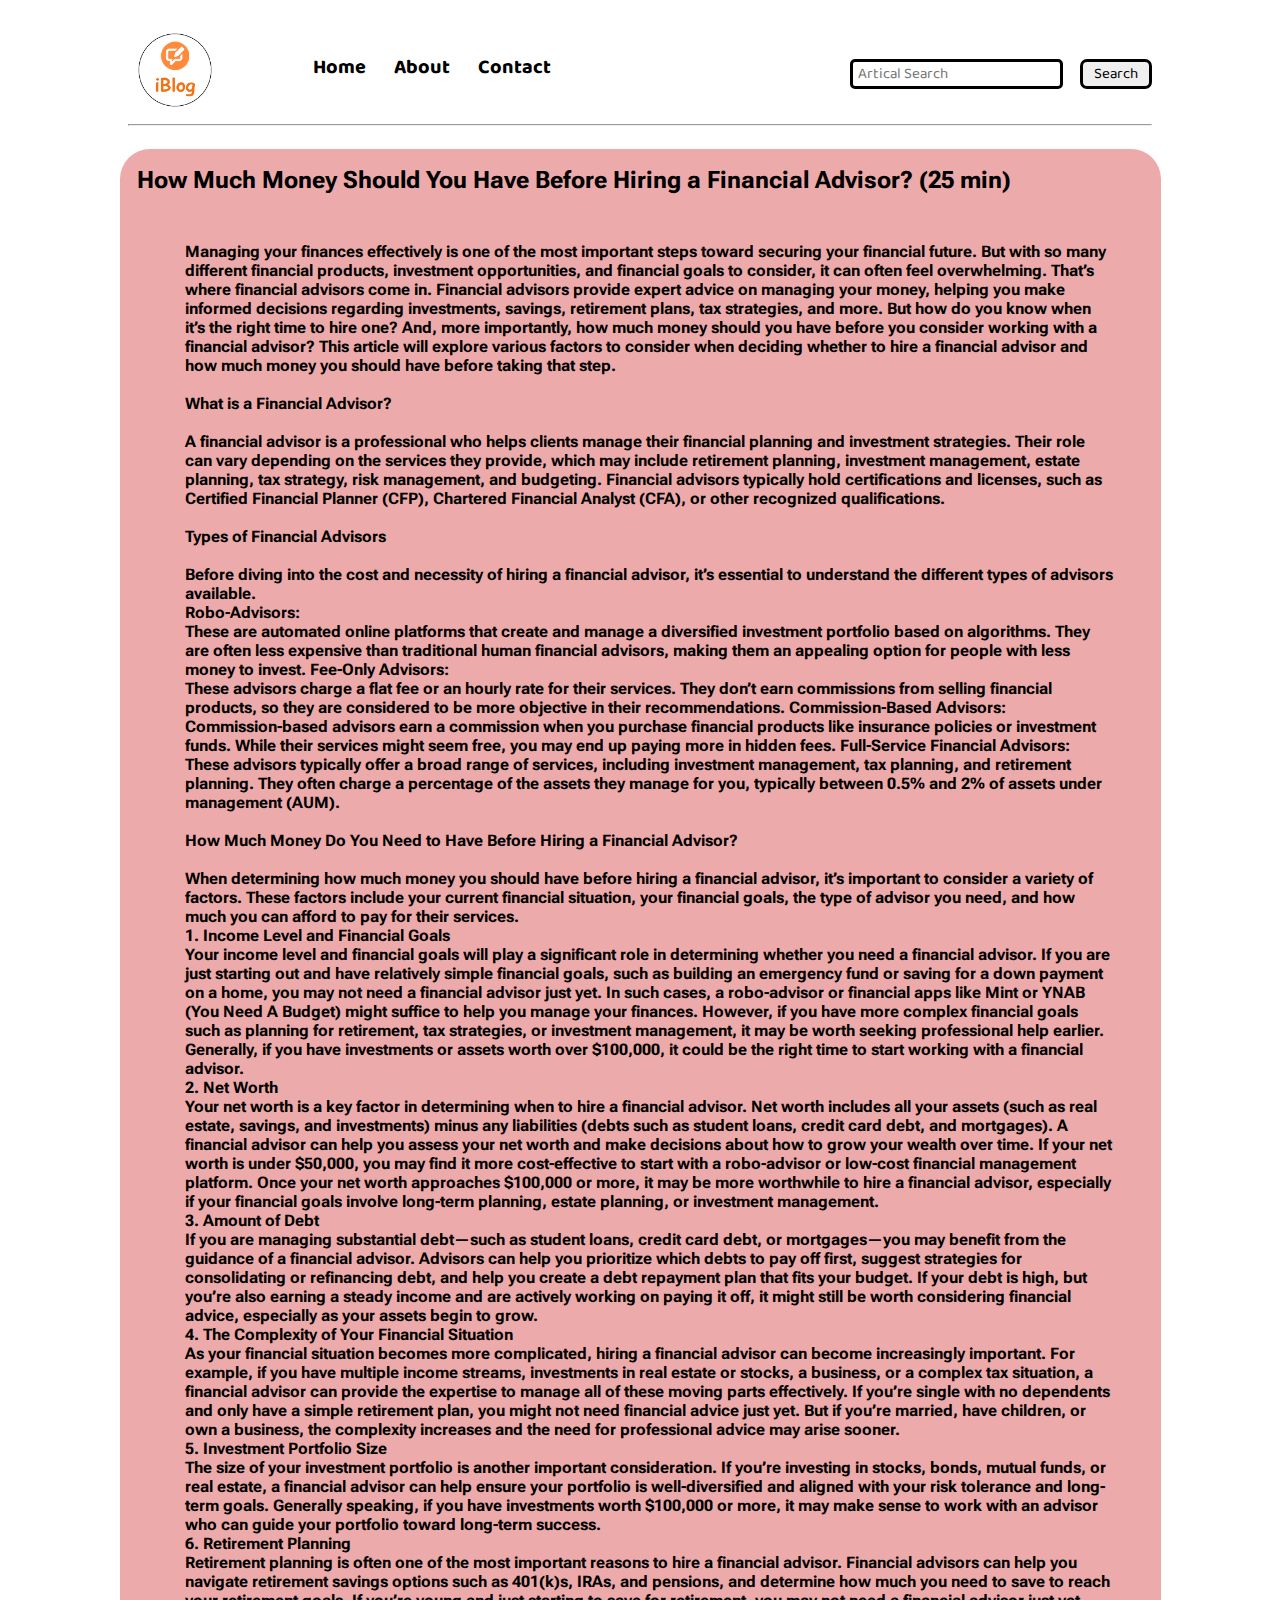
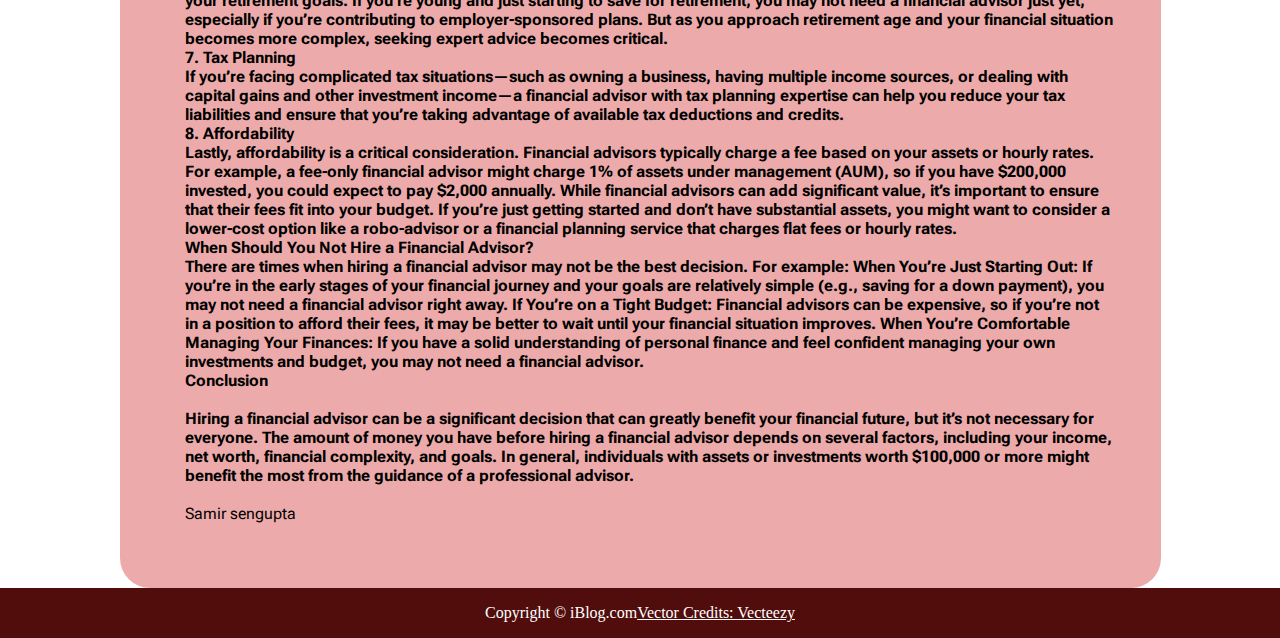
<file: advisor.html>
<!DOCTYPE html>
<html lang="en">

<head>
    <meta charset="UTF-8">
    <meta name="viewport" content="width=device-width, initial-scale=1.0">
    <link rel="stylesheet" href="css/utils.css">
    <link rel="stylesheet" href="css/style.css">
    <link rel="stylesheet" href="css/mobile.css">
    <title>How Much Money Should You Have Before Hiring a Financial Advisor? (25 min)</title>
</head>

<body>
    <nav class="navigation max-width-1 m-auto">
        <div class="nav-left">
            <a href="/">
                <span><img src="img/logo.png" width="94px" alt="image logo"></span>
            </a>
            <ul>
                <li><a href="/">Home</a></li>
                <li><a href="#">About</a></li>
                <li><a href="/contact.html">Contact</a></li>
            </ul>
        </div>
        <div class="nav-right">
            <form action="/search.html" method="get">
                <input class="form-input" type="text" name="query" placeholder="Artical Search">
                <button class="btn">Search</button>
            </form>
        </div>
    </nav>

    <div class="max-width-1 m-auto">
        <hr>
    </div>

    <div class="home-articles max-width-1 m-auto font2">

        <h2>How Much Money Should You Have Before Hiring a Financial Advisor? (25 min)</h2>
        <div class="year-boxx ">
        </div>
        <div class="home-article">
            <div class="home-article-img">
            </div>
            <div class="home-article-content ">
                <h4>
                    Managing your finances effectively is one of the most important steps toward securing your financial
                    future. But with so many different financial products, investment opportunities, and financial goals
                    to consider, it can often feel overwhelming. That’s where financial advisors come in. Financial
                    advisors provide expert advice on managing your money, helping you make informed decisions regarding
                    investments, savings, retirement plans, tax strategies, and more.

                    But how do you know when it’s the right time to hire one? And, more importantly, how much money
                    should you have before you consider working with a financial advisor? This article will explore
                    various factors to consider when deciding whether to hire a financial advisor and how much money you
                    should have before taking that step. <br>
                    <br>
                    What is a Financial Advisor? <br>
                    <br>
                    A financial advisor is a professional who helps clients manage their financial planning and
                    investment strategies. Their role can vary depending on the services they provide, which may include
                    retirement planning, investment management, estate planning, tax strategy, risk management, and
                    budgeting. Financial advisors typically hold certifications and licenses, such as Certified
                    Financial Planner (CFP), Chartered Financial Analyst (CFA), or other recognized qualifications. <br>
                    <br>
                    Types of Financial Advisors <br>
                    <br>
                    Before diving into the cost and necessity of hiring a financial advisor, it’s essential to
                    understand the different types of advisors available.
                    <br>
                    Robo-Advisors: <br> These are automated online platforms that create and manage a diversified investment
                    portfolio based on algorithms. They are often less expensive than traditional human financial
                    advisors, making them an appealing option for people with less money to invest.

                    Fee-Only Advisors: <br>These advisors charge a flat fee or an hourly rate for their services. They don’t
                    earn commissions from selling financial products, so they are considered to be more objective in
                    their recommendations.

                    Commission-Based Advisors: <br> Commission-based advisors earn a commission when you purchase financial
                    products like insurance policies or investment funds. While their services might seem free, you may
                    end up paying more in hidden fees.

                    Full-Service Financial Advisors: <br> These advisors typically offer a broad range of services, including
                    investment management, tax planning, and retirement planning. They often charge a percentage of the
                    assets they manage for you, typically between 0.5% and 2% of assets under management (AUM). <br>
                    <br>
                    How Much Money Do You Need to Have Before Hiring a Financial Advisor? <br>
                    <br>
                    When determining how much money you should have before hiring a financial advisor, it’s important to
                    consider a variety of factors. These factors include your current financial situation, your
                    financial goals, the type of advisor you need, and how much you can afford to pay for their
                    services.
                    <br>
                    1. Income Level and Financial Goals <br>
                    Your income level and financial goals will play a significant role in determining whether you need a
                    financial advisor. If you are just starting out and have relatively simple financial goals, such as
                    building an emergency fund or saving for a down payment on a home, you may not need a financial
                    advisor just yet. In such cases, a robo-advisor or financial apps like Mint or YNAB (You Need A
                    Budget) might suffice to help you manage your finances.

                    However, if you have more complex financial goals such as planning for retirement, tax strategies,
                    or investment management, it may be worth seeking professional help earlier. Generally, if you have
                    investments or assets worth over $100,000, it could be the right time to start working with a
                    financial advisor.
                    <br>
                    2. Net Worth <br>
                    Your net worth is a key factor in determining when to hire a financial advisor. Net worth includes
                    all your assets (such as real estate, savings, and investments) minus any liabilities (debts such as
                    student loans, credit card debt, and mortgages). A financial advisor can help you assess your net
                    worth and make decisions about how to grow your wealth over time.

                    If your net worth is under $50,000, you may find it more cost-effective to start with a robo-advisor
                    or low-cost financial management platform.

                    Once your net worth approaches $100,000 or more, it may be more worthwhile to hire a financial
                    advisor, especially if your financial goals involve long-term planning, estate planning, or
                    investment management.
                    <br>
                    3. Amount of Debt <br>
                    If you are managing substantial debt—such as student loans, credit card debt, or mortgages—you may
                    benefit from the guidance of a financial advisor. Advisors can help you prioritize which debts to
                    pay off first, suggest strategies for consolidating or refinancing debt, and help you create a debt
                    repayment plan that fits your budget.

                    If your debt is high, but you’re also earning a steady income and are actively working on paying it
                    off, it might still be worth considering financial advice, especially as your assets begin to grow.
                    <br>
                    4. The Complexity of Your Financial Situation <br>
                    As your financial situation becomes more complicated, hiring a financial advisor can become
                    increasingly important. For example, if you have multiple income streams, investments in real estate
                    or stocks, a business, or a complex tax situation, a financial advisor can provide the expertise to
                    manage all of these moving parts effectively.

                    If you’re single with no dependents and only have a simple retirement plan, you might not need
                    financial advice just yet. But if you’re married, have children, or own a business, the complexity
                    increases and the need for professional advice may arise sooner.
                    <br>
                    5. Investment Portfolio Size <br>
                    The size of your investment portfolio is another important consideration. If you’re investing in
                    stocks, bonds, mutual funds, or real estate, a financial advisor can help ensure your portfolio is
                    well-diversified and aligned with your risk tolerance and long-term goals.

                    Generally speaking, if you have investments worth $100,000 or more, it may make sense to work with
                    an advisor who can guide your portfolio toward long-term success.
                    <br>
                    6. Retirement Planning <br>
                    Retirement planning is often one of the most important reasons to hire a financial advisor.
                    Financial advisors can help you navigate retirement savings options such as 401(k)s, IRAs, and
                    pensions, and determine how much you need to save to reach your retirement goals.

                    If you’re young and just starting to save for retirement, you may not need a financial advisor just
                    yet, especially if you’re contributing to employer-sponsored plans. But as you approach retirement
                    age and your financial situation becomes more complex, seeking expert advice becomes critical.
                    <br>
                    7. Tax Planning <br>
                    If you’re facing complicated tax situations—such as owning a business, having multiple income
                    sources, or dealing with capital gains and other investment income—a financial advisor with tax
                    planning expertise can help you reduce your tax liabilities and ensure that you’re taking advantage
                    of available tax deductions and credits.
                    <br>
                    8. Affordability <br>
                    Lastly, affordability is a critical consideration. Financial advisors typically charge a fee based
                    on your assets or hourly rates. For example, a fee-only financial advisor might charge 1% of assets
                    under management (AUM), so if you have $200,000 invested, you could expect to pay $2,000 annually.

                    While financial advisors can add significant value, it’s important to ensure that their fees fit
                    into your budget. If you’re just getting started and don’t have substantial assets, you might want
                    to consider a lower-cost option like a robo-advisor or a financial planning service that charges
                    flat fees or hourly rates.
                    <br>
                    When Should You Not Hire a Financial Advisor? <br>
                    There are times when hiring a financial advisor may not be the best decision. For example:

                    When You’re Just Starting Out: If you’re in the early stages of your financial journey and your
                    goals are relatively simple (e.g., saving for a down payment), you may not need a financial advisor
                    right away.

                    If You’re on a Tight Budget: Financial advisors can be expensive, so if you’re not in a position to
                    afford their fees, it may be better to wait until your financial situation improves.

                    When You’re Comfortable Managing Your Finances: If you have a solid understanding of personal
                    finance and feel confident managing your own investments and budget, you may not need a financial
                    advisor.
                    <br>
                    Conclusion <br>
                    <br>
                    Hiring a financial advisor can be a significant decision that can greatly benefit your financial
                    future, but it’s not necessary for everyone. The amount of money you have before hiring a financial
                    advisor depends on several factors, including your income, net worth, financial complexity, and
                    goals. In general, individuals with assets or investments worth $100,000 or more might benefit the
                    most from the guidance of a professional advisor.
                </h4>
                </a>
                <br>
                <span>Samir sengupta</span>
            </div>
        </div>
    </div>

    <div class="footer">
        <p> Copyright &copy; iBlog.com</p>
        <a href="https://www.vecteezy.com/free-vector/typewriter">Vector Credits: Vecteezy</a>
    </div>
</body>

</html>
</file>
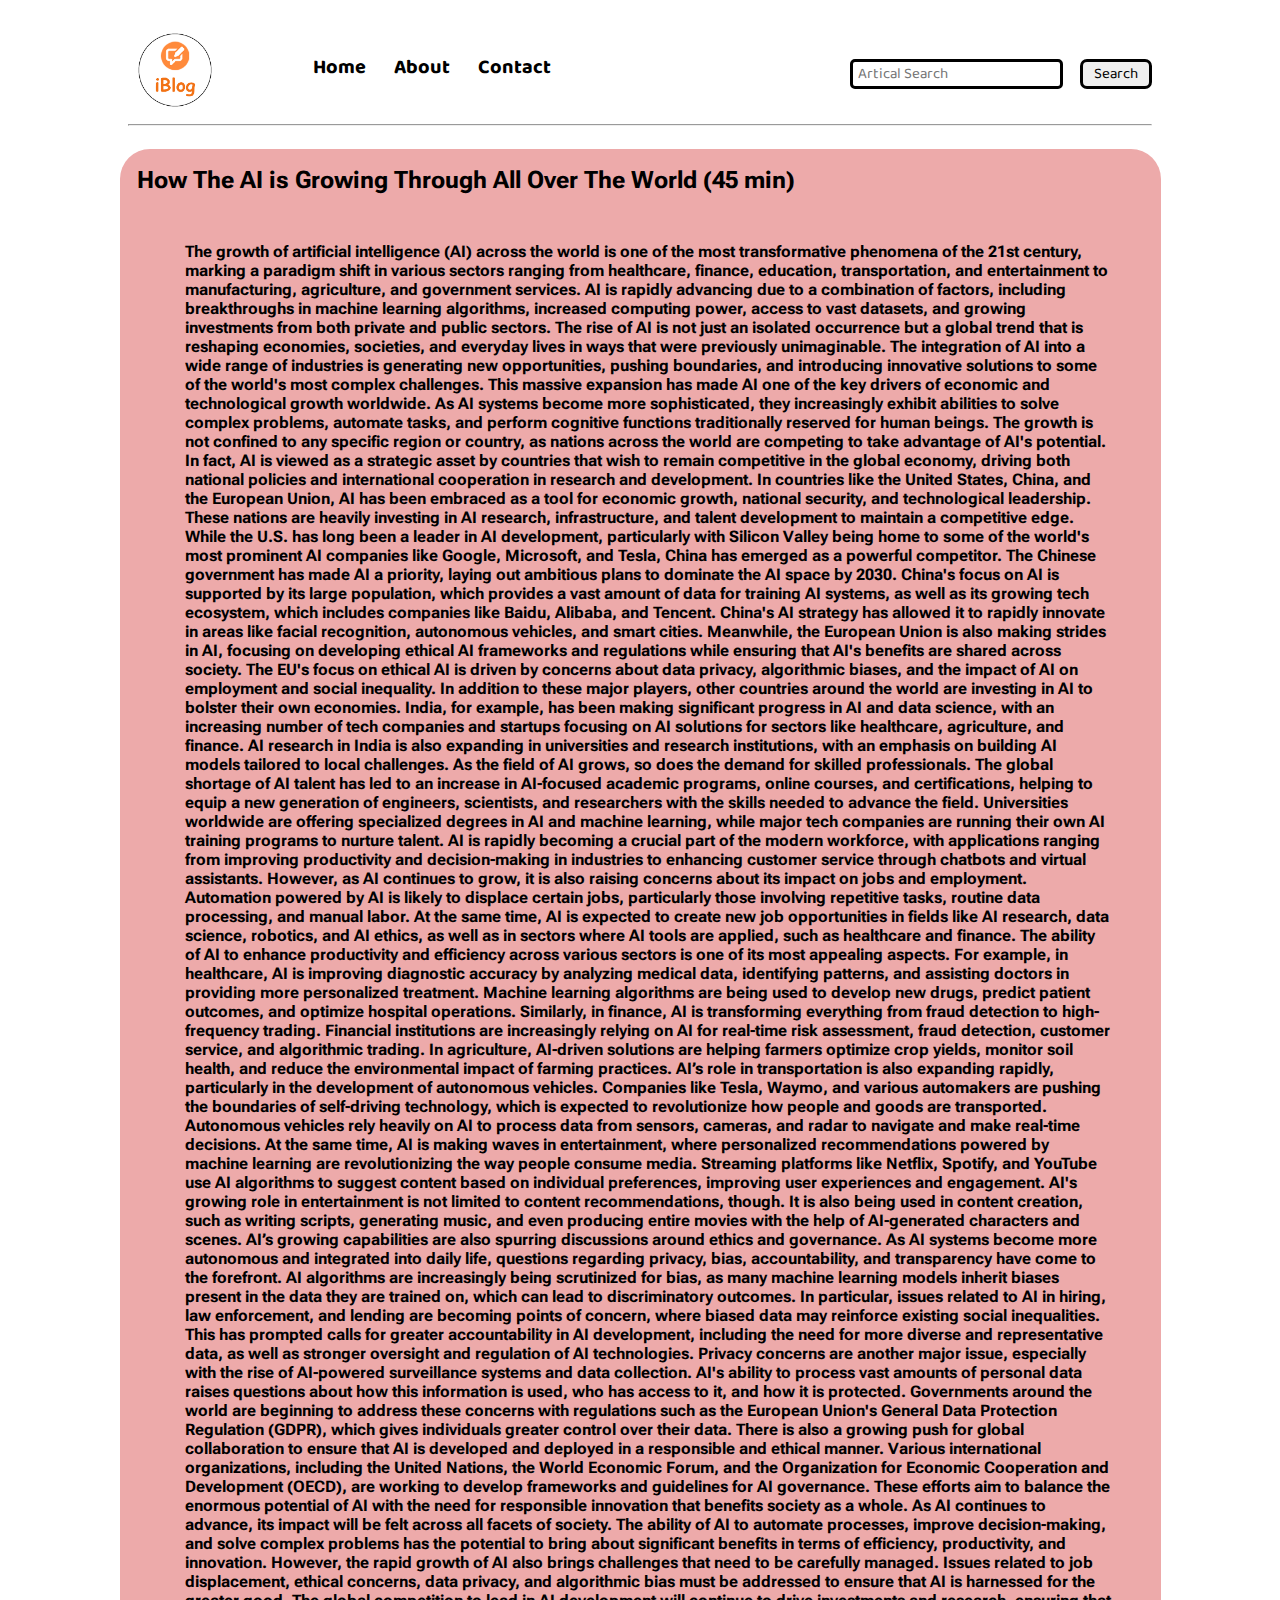
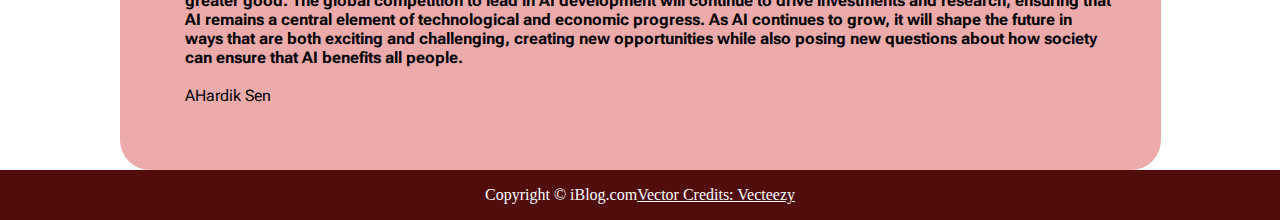
<file: ai.html>
<!DOCTYPE html>
<html lang="en">

<head>
    <meta charset="UTF-8">
    <meta name="viewport" content="width=device-width, initial-scale=1.0">
    <link rel="stylesheet" href="css/utils.css">
    <link rel="stylesheet" href="css/style.css">
    <link rel="stylesheet" href="css/mobile.css">
    <title>How Much Money Should You Have Before Hiring a Financial Advisor? (25 min)</title>
</head>

<body>
    <nav class="navigation max-width-1 m-auto">
        <div class="nav-left">
            <a href="/">
                <span><img src="img/logo.png" width="94px" alt="image logo"></span>
            </a>
            <ul>
                <li><a href="/">Home</a></li>
                <li><a href="#">About</a></li>
                <li><a href="/contact.html">Contact</a></li>
            </ul>
        </div>
        <div class="nav-right">
            <form action="/search.html" method="get">
                <input class="form-input" type="text" name="query" placeholder="Artical Search">
                <button class="btn">Search</button>
            </form>
        </div>
    </nav>

    <div class="max-width-1 m-auto">
        <hr>
    </div>

    <div class="home-articles max-width-1 m-auto font2">

        <h2>How The AI is Growing Through All Over The World (45 min)</h2>
        <div class="year-boxx ">
        </div>
        <div class="home-article">
            <div class="home-article-img">
            </div>
            <div class="home-article-content ">
                <h4>
                    The growth of artificial intelligence (AI) across the world is one of the most transformative phenomena of the 21st century, marking a paradigm shift in various sectors ranging from healthcare, finance, education, transportation, and entertainment to manufacturing, agriculture, and government services. AI is rapidly advancing due to a combination of factors, including breakthroughs in machine learning algorithms, increased computing power, access to vast datasets, and growing investments from both private and public sectors. The rise of AI is not just an isolated occurrence but a global trend that is reshaping economies, societies, and everyday lives in ways that were previously unimaginable. The integration of AI into a wide range of industries is generating new opportunities, pushing boundaries, and introducing innovative solutions to some of the world's most complex challenges. This massive expansion has made AI one of the key drivers of economic and technological growth worldwide. As AI systems become more sophisticated, they increasingly exhibit abilities to solve complex problems, automate tasks, and perform cognitive functions traditionally reserved for human beings. The growth is not confined to any specific region or country, as nations across the world are competing to take advantage of AI's potential. In fact, AI is viewed as a strategic asset by countries that wish to remain competitive in the global economy, driving both national policies and international cooperation in research and development. In countries like the United States, China, and the European Union, AI has been embraced as a tool for economic growth, national security, and technological leadership. These nations are heavily investing in AI research, infrastructure, and talent development to maintain a competitive edge. While the U.S. has long been a leader in AI development, particularly with Silicon Valley being home to some of the world's most prominent AI companies like Google, Microsoft, and Tesla, China has emerged as a powerful competitor. The Chinese government has made AI a priority, laying out ambitious plans to dominate the AI space by 2030. China's focus on AI is supported by its large population, which provides a vast amount of data for training AI systems, as well as its growing tech ecosystem, which includes companies like Baidu, Alibaba, and Tencent. China's AI strategy has allowed it to rapidly innovate in areas like facial recognition, autonomous vehicles, and smart cities. Meanwhile, the European Union is also making strides in AI, focusing on developing ethical AI frameworks and regulations while ensuring that AI's benefits are shared across society. The EU's focus on ethical AI is driven by concerns about data privacy, algorithmic biases, and the impact of AI on employment and social inequality. In addition to these major players, other countries around the world are investing in AI to bolster their own economies. India, for example, has been making significant progress in AI and data science, with an increasing number of tech companies and startups focusing on AI solutions for sectors like healthcare, agriculture, and finance. AI research in India is also expanding in universities and research institutions, with an emphasis on building AI models tailored to local challenges. As the field of AI grows, so does the demand for skilled professionals. The global shortage of AI talent has led to an increase in AI-focused academic programs, online courses, and certifications, helping to equip a new generation of engineers, scientists, and researchers with the skills needed to advance the field. Universities worldwide are offering specialized degrees in AI and machine learning, while major tech companies are running their own AI training programs to nurture talent. AI is rapidly becoming a crucial part of the modern workforce, with applications ranging from improving productivity and decision-making in industries to enhancing customer service through chatbots and virtual assistants. However, as AI continues to grow, it is also raising concerns about its impact on jobs and employment. Automation powered by AI is likely to displace certain jobs, particularly those involving repetitive tasks, routine data processing, and manual labor. At the same time, AI is expected to create new job opportunities in fields like AI research, data science, robotics, and AI ethics, as well as in sectors where AI tools are applied, such as healthcare and finance. The ability of AI to enhance productivity and efficiency across various sectors is one of its most appealing aspects. For example, in healthcare, AI is improving diagnostic accuracy by analyzing medical data, identifying patterns, and assisting doctors in providing more personalized treatment. Machine learning algorithms are being used to develop new drugs, predict patient outcomes, and optimize hospital operations. Similarly, in finance, AI is transforming everything from fraud detection to high-frequency trading. Financial institutions are increasingly relying on AI for real-time risk assessment, fraud detection, customer service, and algorithmic trading. In agriculture, AI-driven solutions are helping farmers optimize crop yields, monitor soil health, and reduce the environmental impact of farming practices. AI’s role in transportation is also expanding rapidly, particularly in the development of autonomous vehicles. Companies like Tesla, Waymo, and various automakers are pushing the boundaries of self-driving technology, which is expected to revolutionize how people and goods are transported. Autonomous vehicles rely heavily on AI to process data from sensors, cameras, and radar to navigate and make real-time decisions. At the same time, AI is making waves in entertainment, where personalized recommendations powered by machine learning are revolutionizing the way people consume media. Streaming platforms like Netflix, Spotify, and YouTube use AI algorithms to suggest content based on individual preferences, improving user experiences and engagement. AI's growing role in entertainment is not limited to content recommendations, though. It is also being used in content creation, such as writing scripts, generating music, and even producing entire movies with the help of AI-generated characters and scenes. AI’s growing capabilities are also spurring discussions around ethics and governance. As AI systems become more autonomous and integrated into daily life, questions regarding privacy, bias, accountability, and transparency have come to the forefront. AI algorithms are increasingly being scrutinized for bias, as many machine learning models inherit biases present in the data they are trained on, which can lead to discriminatory outcomes. In particular, issues related to AI in hiring, law enforcement, and lending are becoming points of concern, where biased data may reinforce existing social inequalities. This has prompted calls for greater accountability in AI development, including the need for more diverse and representative data, as well as stronger oversight and regulation of AI technologies. Privacy concerns are another major issue, especially with the rise of AI-powered surveillance systems and data collection. AI's ability to process vast amounts of personal data raises questions about how this information is used, who has access to it, and how it is protected. Governments around the world are beginning to address these concerns with regulations such as the European Union's General Data Protection Regulation (GDPR), which gives individuals greater control over their data. There is also a growing push for global collaboration to ensure that AI is developed and deployed in a responsible and ethical manner. Various international organizations, including the United Nations, the World Economic Forum, and the Organization for Economic Cooperation and Development (OECD), are working to develop frameworks and guidelines for AI governance. These efforts aim to balance the enormous potential of AI with the need for responsible innovation that benefits society as a whole. As AI continues to advance, its impact will be felt across all facets of society. The ability of AI to automate processes, improve decision-making, and solve complex problems has the potential to bring about significant benefits in terms of efficiency, productivity, and innovation. However, the rapid growth of AI also brings challenges that need to be carefully managed. Issues related to job displacement, ethical concerns, data privacy, and algorithmic bias must be addressed to ensure that AI is harnessed for the greater good. The global competition to lead in AI development will continue to drive investments and research, ensuring that AI remains a central element of technological and economic progress. As AI continues to grow, it will shape the future in ways that are both exciting and challenging, creating new opportunities while also posing new questions about how society can ensure that AI benefits all people.
                </h4>
                </a>
                <br>
                <span>AHardik Sen</span>
            </div>
        </div>
    </div>

    <div class="footer">
        <p> Copyright &copy; iBlog.com</p>
        <a href="https://www.vecteezy.com/free-vector/typewriter">Vector Credits: Vecteezy</a>
    </div>
</body>

</html>
</file>
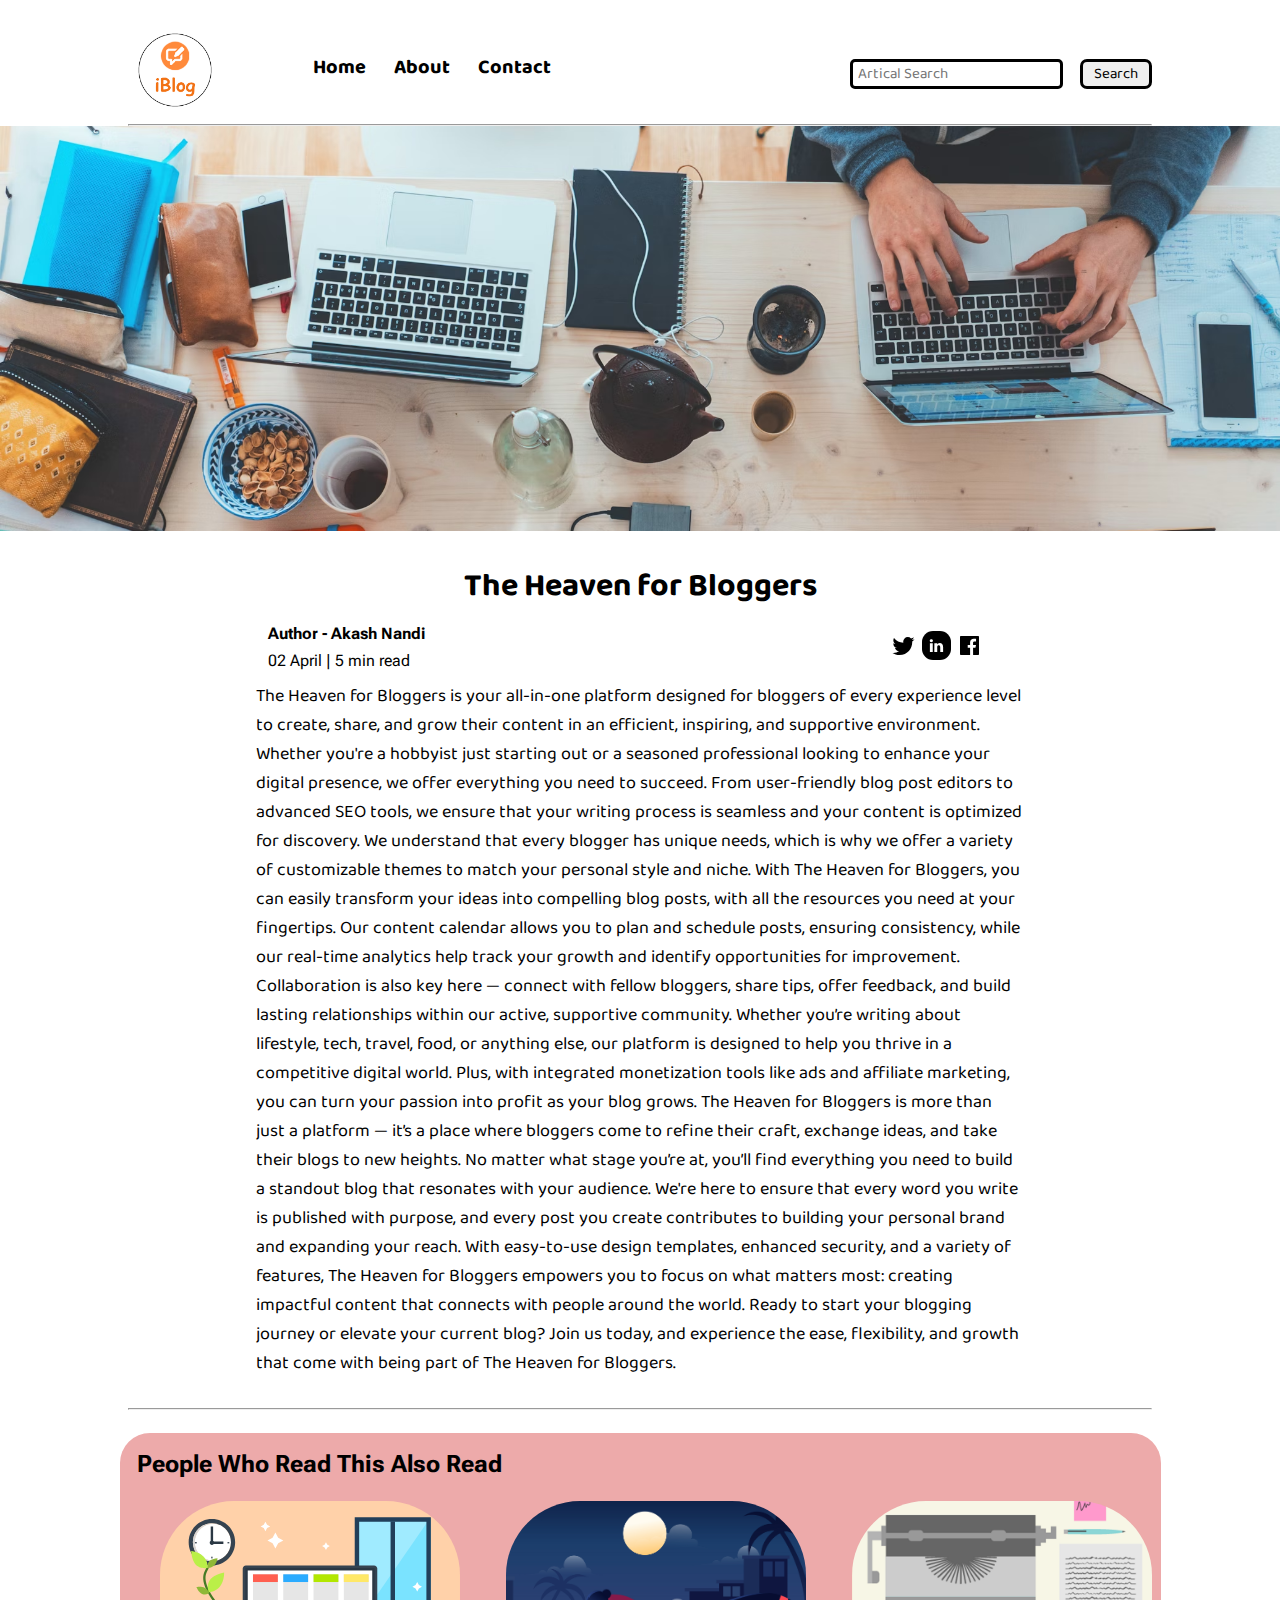
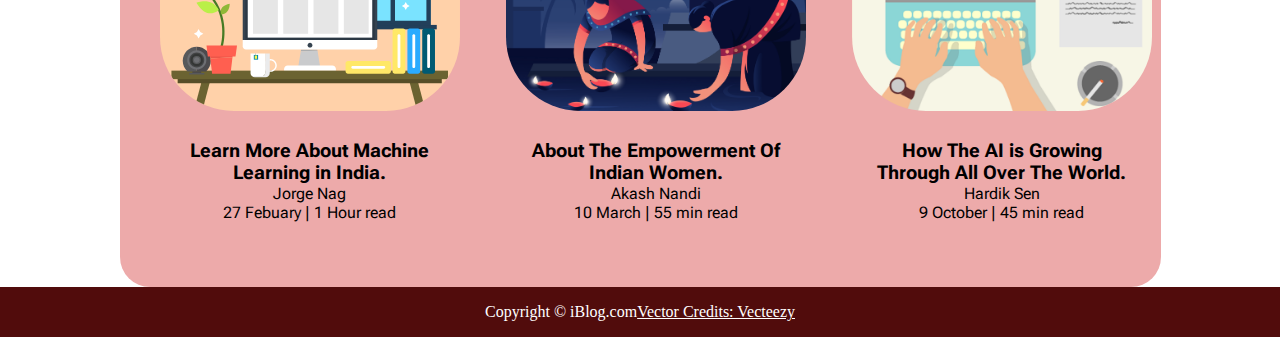
<file: blogpost.html>
<!DOCTYPE html>
<html lang="en">

<head>
    <meta charset="UTF-8">
    <meta name="viewport" content="width=device-width, initial-scale=1.0">
    <link rel="stylesheet" href="css/utils.css">
    <link rel="stylesheet" href="css/style.css">
    <link rel="stylesheet" href="css/blogpost.css">
    <link rel="stylesheet" href="css/mobile.css">
    <title>Blog Heaven for Bloggers</title>
</head>

<body>
    <nav class="navigation max-width-1 m-auto">
        <div class="nav-left">
            <a href="/">
                <span><img src="img/logo.png" width="94px" alt="image logo"></span>
            </a>
            <ul>
                <li><a href="/">Home</a></li>
                <li><a href="#">About</a></li>
                <li><a href="/contact.html">Contact</a></li>
            </ul>
        </div>
        <div class="nav-right">
            <form action="/search.html" method="get">
                <input class="form-input" type="text" name="query" placeholder="Artical Search">
                <button class="btn">Search</button>
            </form>
        </div>
    </nav>
    <div class="max-width-1 m-auto">
        <hr>
    </div>
    <div class="post-img">
        <img src="img/blog.jpg" alt="image1111">
    </div>
    <div class="blog-post-content max-width-2 m-auto my-2">
        <h1 class="font-1">The Heaven for Bloggers</h1>
        <div class="blogpost-meta">
            <div class="author-info">
                <div>
                    <b>Author - Akash Nandi </b>
                </div>
                <div>02 April | 5 min read</div>
            </div>
            <div class="social">
                <svg width="29" height="29" class="hk"><path d="M22.05 7.54a4.47 4.47 0 0 0-3.3-1.46 4.53 4.53 0 0 0-4.53 4.53c0 .35.04.7.08 1.05A12.9 12.9 0 0 1 5 6.89a5.1 5.1 0 0 0-.65 2.26c.03 1.6.83 2.99 2.02 3.79a4.3 4.3 0 0 1-2.02-.57v.08a4.55 4.55 0 0 0 3.63 4.44c-.4.08-.8.13-1.21.16l-.81-.08a4.54 4.54 0 0 0 4.2 3.15 9.56 9.56 0 0 1-5.66 1.94l-1.05-.08c2 1.27 4.38 2.02 6.94 2.02 8.3 0 12.86-6.9 12.84-12.85.02-.24 0-.43 0-.65a8.68 8.68 0 0 0 2.26-2.34c-.82.38-1.7.62-2.6.72a4.37 4.37 0 0 0 1.95-2.51c-.84.53-1.81.9-2.83 1.13z"></path></svg>

                <svg style="background: black;
                border-radius: 11px;" width="29" height="29" viewBox="0 0 29 29" fill="none" class="hk"><path d="M5 6.36C5 5.61 5.63 5 6.4 5h16.2c.77 0 1.4.61 1.4 1.36v16.28c0 .75-.63 1.36-1.4 1.36H6.4c-.77 0-1.4-.6-1.4-1.36V6.36z"></path><path fill-rule="evenodd" clip-rule="evenodd" d="M10.76 20.9v-8.57H7.89v8.58h2.87zm-1.44-9.75c1 0 1.63-.65 1.63-1.48-.02-.84-.62-1.48-1.6-1.48-.99 0-1.63.64-1.63 1.48 0 .83.62 1.48 1.59 1.48h.01zM12.35 20.9h2.87v-4.79c0-.25.02-.5.1-.7.2-.5.67-1.04 1.46-1.04 1.04 0 1.46.8 1.46 1.95v4.59h2.87v-4.92c0-2.64-1.42-3.87-3.3-3.87-1.55 0-2.23.86-2.61 1.45h.02v-1.24h-2.87c.04.8 0 8.58 0 8.58z" fill="#fff"></path></svg>

                <svg width="29" height="29" class="hk"><path d="M23.2 5H5.8a.8.8 0 0 0-.8.8V23.2c0 .44.35.8.8.8h9.3v-7.13h-2.38V13.9h2.38v-2.38c0-2.45 1.55-3.66 3.74-3.66 1.05 0 1.95.08 2.2.11v2.57h-1.5c-1.2 0-1.48.57-1.48 1.4v1.96h2.97l-.6 2.97h-2.37l.05 7.12h5.1a.8.8 0 0 0 .79-.8V5.8a.8.8 0 0 0-.8-.79"></path></svg>
            </div>
        </div>
        <p class="font-1">The Heaven for Bloggers is your all-in-one platform designed for bloggers of every experience level to create, share, and grow their content in an efficient, inspiring, and supportive environment. Whether you're a hobbyist just starting out or a seasoned professional looking to enhance your digital presence, we offer everything you need to succeed. From user-friendly blog post editors to advanced SEO tools, we ensure that your writing process is seamless and your content is optimized for discovery. We understand that every blogger has unique needs, which is why we offer a variety of customizable themes to match your personal style and niche. With The Heaven for Bloggers, you can easily transform your ideas into compelling blog posts, with all the resources you need at your fingertips. Our content calendar allows you to plan and schedule posts, ensuring consistency, while our real-time analytics help track your growth and identify opportunities for improvement. Collaboration is also key here — connect with fellow bloggers, share tips, offer feedback, and build lasting relationships within our active, supportive community. Whether you’re writing about lifestyle, tech, travel, food, or anything else, our platform is designed to help you thrive in a competitive digital world. Plus, with integrated monetization tools like ads and affiliate marketing, you can turn your passion into profit as your blog grows. The Heaven for Bloggers is more than just a platform — it’s a place where bloggers come to refine their craft, exchange ideas, and take their blogs to new heights. No matter what stage you’re at, you’ll find everything you need to build a standout blog that resonates with your audience. We're here to ensure that every word you write is published with purpose, and every post you create contributes to building your personal brand and expanding your reach. With easy-to-use design templates, enhanced security, and a variety of features, The Heaven for Bloggers empowers you to focus on what matters most: creating impactful content that connects with people around the world. Ready to start your blogging journey or elevate your current blog? Join us today, and experience the ease, flexibility, and growth that come with being part of The Heaven for Bloggers.</p>
    </div>
    </div>
    <div class="max-width-1 m-auto">
        <hr>
    </div>
    <div class="home-articles max-width-1 m-auto font2">
        <h2>People Who Read This Also Read</h2>
        <div class="row">


            <div class="home-article more-post">
                <div class="home-article-img">
                    <img src="img/11.svg" alt="article">
                </div>
                <div class="home-article-content font1 center">
                    <a href="/ml.html" target="_blank">
                        <h3>Learn More About Machine Learning in India.</h3>
                    </a>

                    <div>Jorge Nag</div>
                    <span>27 Febuary | 1 Hour read</span>
                </div>
            </div>
            <div class="home-article more-post">
                <div class="home-article-img">
                    <img src="img/3.png" alt="article">
                </div>
                <div class="home-article-content font1 center">
                    <a href="/women.html" target="_blank">
                        <h3>About The Empowerment Of Indian Women.</h3>
                    </a>
                    <div>Akash Nandi</div>
                    <span>10 March | 55 min read</span>
                </div>
            </div>
            <div class="home-article more-post">
                <div class="home-article-img">
                    <img src="img/1.png" alt="article">
                </div>
                <div class="home-article-content font1 center">
                    <a href="/ai.html" target="_blank">
                        <h3>How The AI is Growing Through All Over The World.</h3>
                    </a>
                    <div>Hardik Sen</div>
                    <span>9 October | 45 min read</span>
                </div>
            </div>
        </div>
    </div>

    <div class="footer">
        <p> Copyright &copy; iBlog.com</p>
        <a href="https://www.vecteezy.com/free-vector/typewriter">Vector Credits: Vecteezy</a>
    </div>
</body>

</html>
</file>
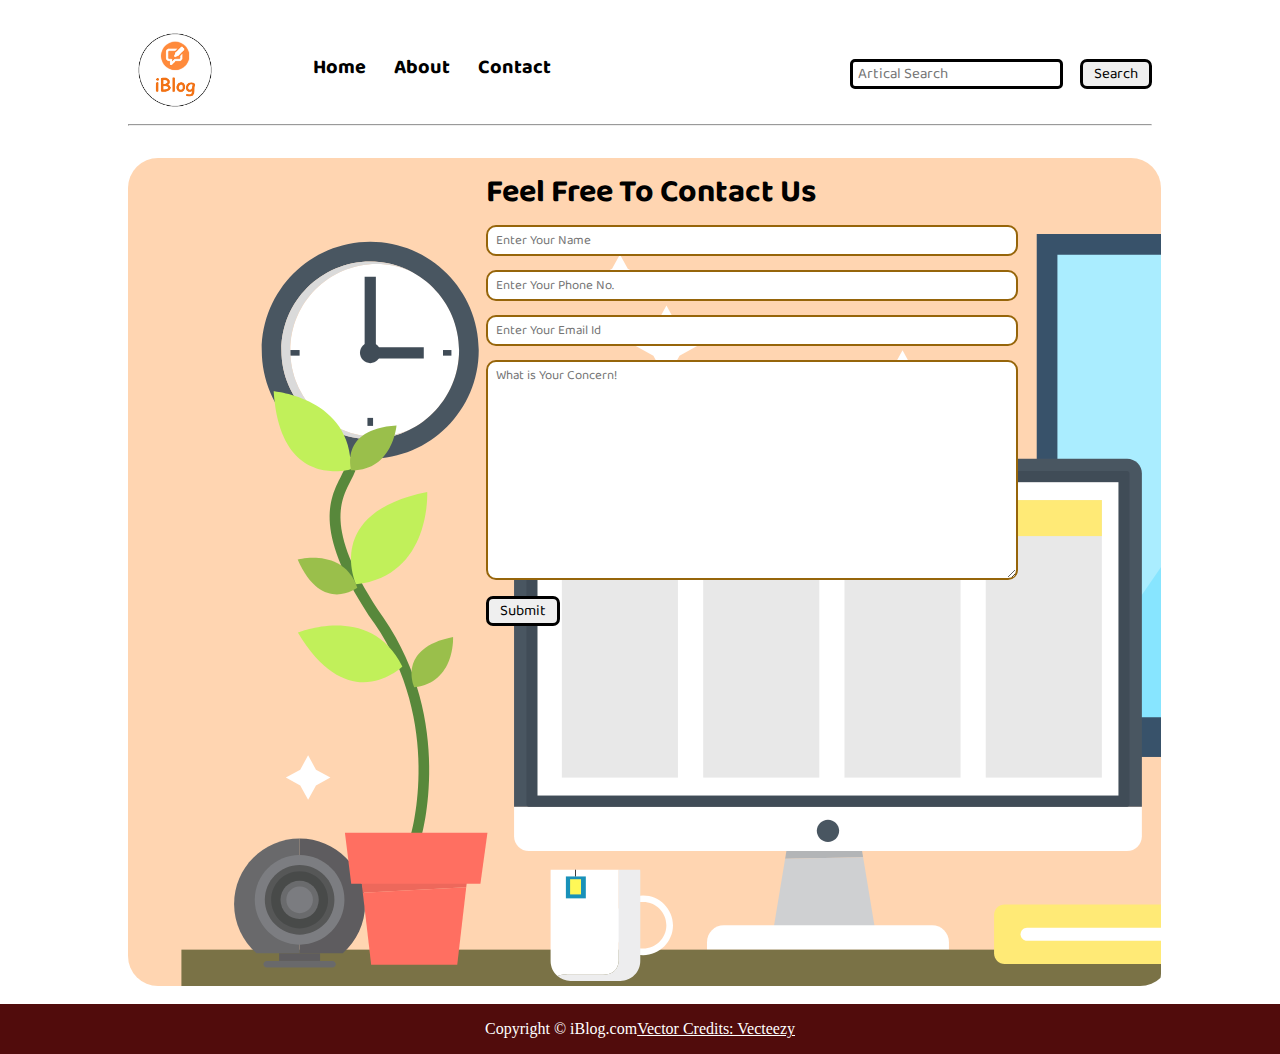
<file: contact.html>
<!DOCTYPE html>
<html lang="en">

<head>
    <meta charset="UTF-8">
    <meta name="viewport" content="width=device-width, initial-scale=1.0">
    <link rel="stylesheet" href="css/utils.css">
    <link rel="stylesheet" href="css/style.css">
    <link rel="stylesheet" href="css/contact.css">
    <link rel="stylesheet" href="css/mobile.css">
    <title>Blog Heaven for Bloggers</title>
</head>

<body>
    <nav class="navigation max-width-1 m-auto">
        <div class="nav-left">
            <a href="/">
                <span><img src="img/logo.png" width="94px" alt="image logo"></span>
            </a>
            <ul>
                <li><a href="/">Home</a></li>
                <li><a href="#">About</a></li>
                <li><a href="/contact.html">Contact</a></li>
            </ul>
        </div>
        <div class="nav-right">
            <form action="/search.html" method="get">
                <input class="form-input" type="text" name="query" placeholder="Artical Search">
                <button class="btn">Search</button>
            </form>
        </div>
    </nav>
    <div class="max-width-1 m-auto">
        <hr>
    </div>
    <div class="contact-content font-1 max-width-1  m-auto">
        <div class="max-width-1 m-auto mx-1">
            <h1>Feel Free To Contact Us</h1>
            <div class="contact-form">
                <div class="form-box">
                    <input type="text" placeholder="Enter Your Name">
                </div>
                <div class="form-box">
                    <input type="text" placeholder="Enter Your Phone No.">
                </div>
                <div class="form-box">
                    <input type="text" placeholder="Enter Your Email Id">
                </div>
                <div class="form-box">
                    <textarea name="" id="" cols="30" rows="10" placeholder="What is Your Concern!"></textarea>
                </div>
                <div class="form-box">
                    <button class="btn">Submit</button>
                </div>
            </div>
        </div>
    </div>



    <div class="footer">
        <p> Copyright &copy; iBlog.com</p>
        <a href="https://www.vecteezy.com/free-vector/typewriter">Vector Credits: Vecteezy</a>
    </div>
</body>

</html>
</file>
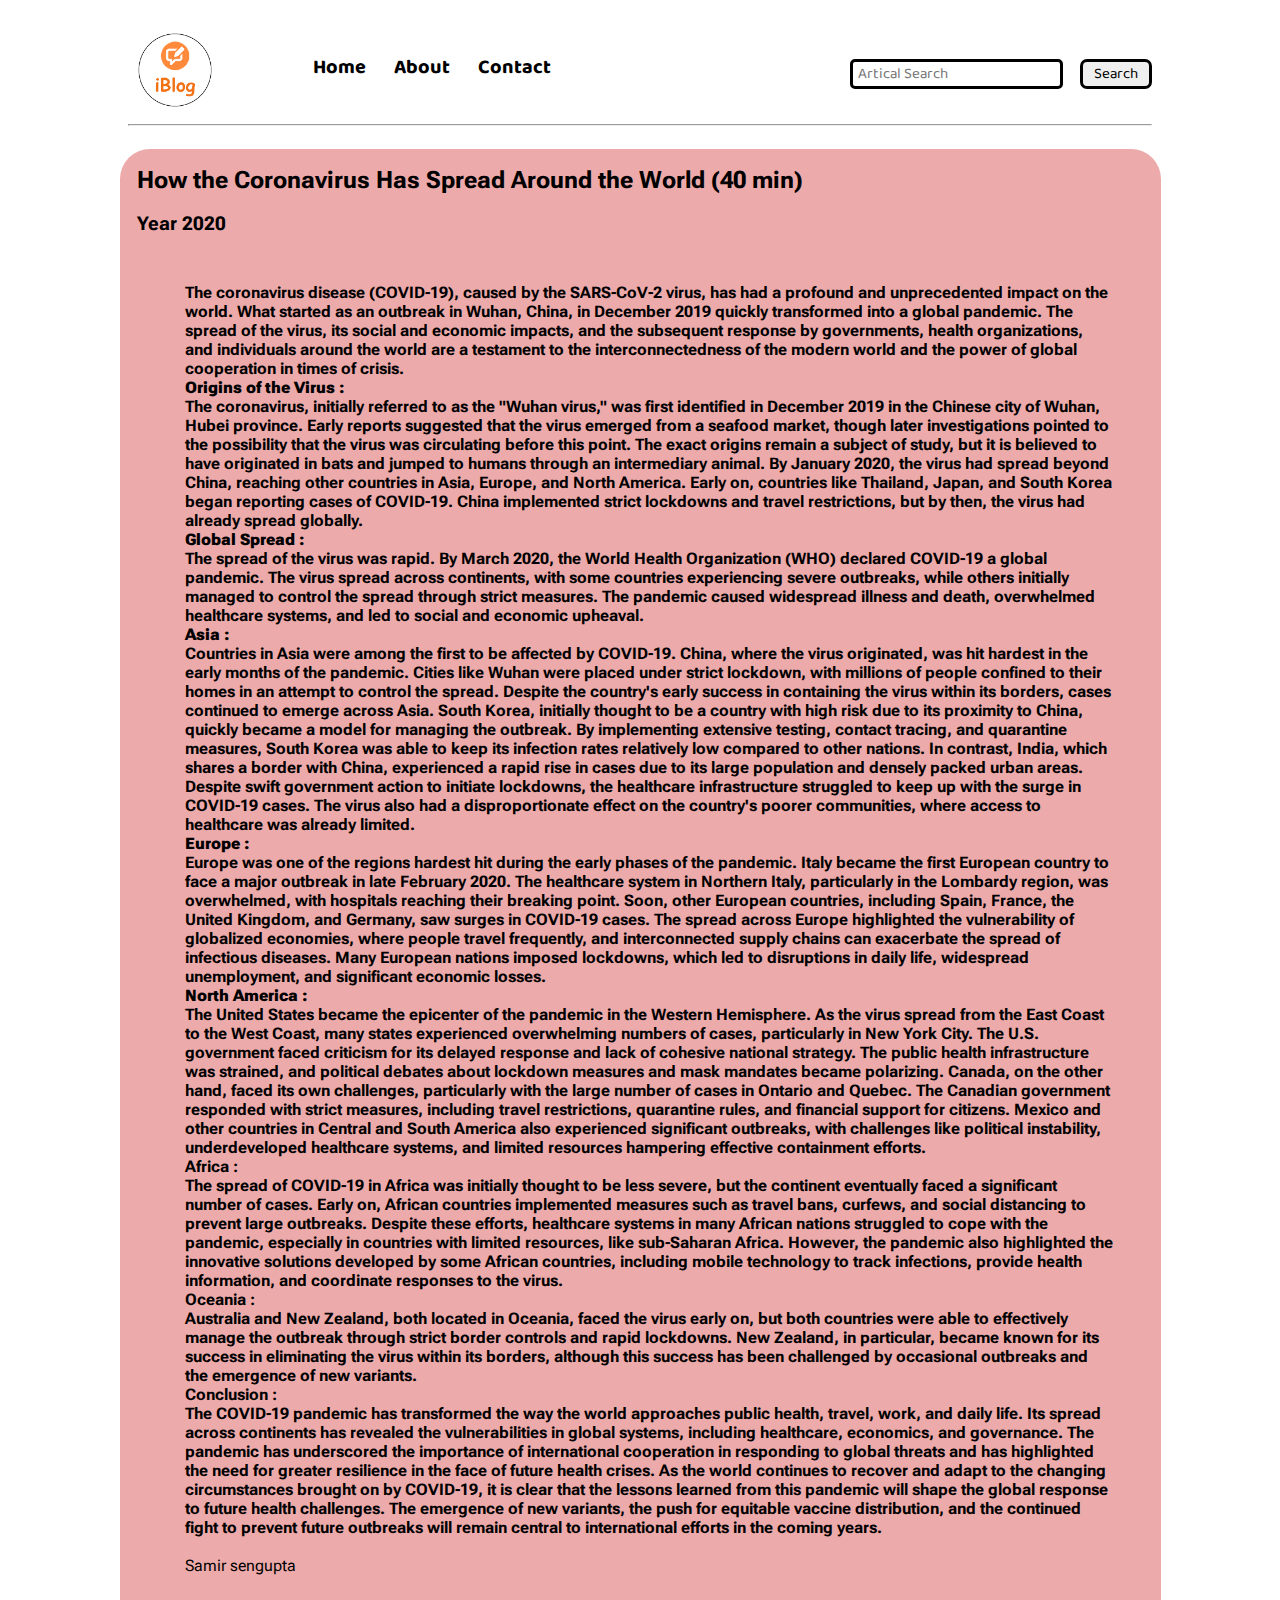
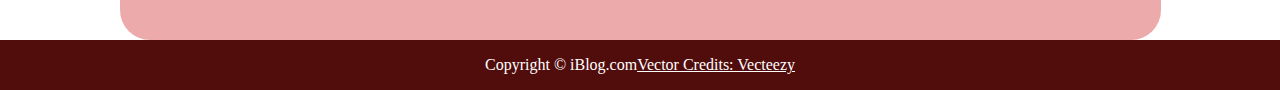
<file: corona.html>
<!DOCTYPE html>
<html lang="en">

<head>
    <meta charset="UTF-8">
    <meta name="viewport" content="width=device-width, initial-scale=1.0">
    <link rel="stylesheet" href="css/utils.css">
    <link rel="stylesheet" href="css/style.css">
    <link rel="stylesheet" href="css/mobile.css">
    <title>How the Coronavirus Has Spread Around the World (40 min)</title>
</head>

<body>
    <nav class="navigation max-width-1 m-auto">
        <div class="nav-left">
            <a href="/">
                <span><img src="img/logo.png" width="94px" alt="image logo"></span>
            </a>
            <ul>
                <li><a href="/">Home</a></li>
                <li><a href="#">About</a></li>
                <li><a href="/contact.html">Contact</a></li>
            </ul>
        </div>
        <div class="nav-right">
            <form action="/search.html" method="get">
                <input class="form-input" type="text" name="query" placeholder="Artical Search">
                <button class="btn">Search</button>
            </form>
        </div>
    </nav>

    <div class="max-width-1 m-auto">
        <hr>
    </div>

    <div class="home-articles max-width-1 m-auto font2">

        <h2>How the Coronavirus Has Spread Around the World (40 min)</h2>
        <div class="year-boxx ">
            <br>
            <h3>Year   2020</h3>
        </div>
        <div class="home-article">
            <div class="home-article-img">
            </div>
            <div class="home-article-content ">
                    <h4>
                        The coronavirus disease (COVID-19), caused by the SARS-CoV-2 virus, has had a profound and
                        unprecedented impact on the world. What started as an outbreak in Wuhan, China, in December 2019
                        quickly transformed into a global pandemic. The spread of the virus, its social and economic
                        impacts, and the subsequent response by governments, health organizations, and individuals
                        around the world are a testament to the interconnectedness of the modern world and the power of
                        global cooperation in times of crisis.
                        <br>
                        <b>Origins of the Virus :</b>
                        <br>
                        The coronavirus, initially referred to as the "Wuhan virus," was first identified in December
                        2019 in the Chinese city of Wuhan, Hubei province. Early reports suggested that the virus
                        emerged from a seafood market, though later investigations pointed to the possibility that the
                        virus was circulating before this point. The exact origins remain a subject of study, but it is
                        believed to have originated in bats and jumped to humans through an intermediary animal.
                        By January 2020, the virus had spread beyond China, reaching other countries in Asia, Europe,
                        and North America. Early on, countries like Thailand, Japan, and South Korea began reporting
                        cases of COVID-19. China implemented strict lockdowns and travel restrictions, but by then, the
                        virus had already spread globally.
                        <br>
                        <b> Global Spread :</b>
                        <br>
                        The spread of the virus was rapid. By March 2020, the World Health Organization (WHO) declared
                        COVID-19 a global pandemic. The virus spread across continents, with some countries experiencing
                        severe outbreaks, while others initially managed to control the spread through strict measures.
                        The pandemic caused widespread illness and death, overwhelmed healthcare systems, and led to
                        social and economic upheaval.
                        <br>
                        <b>Asia :</b>
                        <br>
                        Countries in Asia were among the first to be affected by COVID-19. China, where the virus
                        originated, was hit hardest in the early months of the pandemic. Cities like Wuhan were placed
                        under strict lockdown, with millions of people confined to their homes in an attempt to control
                        the spread. Despite the country's early success in containing the virus within its borders,
                        cases continued to emerge across Asia.

                        South Korea, initially thought to be a country with high risk due to its proximity to China,
                        quickly became a model for managing the outbreak. By implementing extensive testing, contact
                        tracing, and quarantine measures, South Korea was able to keep its infection rates relatively
                        low compared to other nations.

                        In contrast, India, which shares a border with China, experienced a rapid rise in cases due to
                        its large population and densely packed urban areas. Despite swift government action to initiate
                        lockdowns, the healthcare infrastructure struggled to keep up with the surge in COVID-19 cases.
                        The virus also had a disproportionate effect on the country's poorer communities, where access
                        to healthcare was already limited.
                        <br>
                        <b>Europe :</b>
                        <br>
                        Europe was one of the regions hardest hit during the early phases of the pandemic. Italy became
                        the first European country to face a major outbreak in late February 2020. The healthcare system
                        in Northern Italy, particularly in the Lombardy region, was overwhelmed, with hospitals reaching
                        their breaking point. Soon, other European countries, including Spain, France, the United
                        Kingdom, and Germany, saw surges in COVID-19 cases.

                        The spread across Europe highlighted the vulnerability of globalized economies, where people
                        travel frequently, and interconnected supply chains can exacerbate the spread of infectious
                        diseases. Many European nations imposed lockdowns, which led to disruptions in daily life,
                        widespread unemployment, and significant economic losses.
                        <br>
                        <b>                        North America      :                  </b>
                        <br>
                        The United States became the epicenter of the pandemic in the Western Hemisphere. As the virus
                        spread from the East Coast to the West Coast, many states experienced overwhelming numbers of
                        cases, particularly in New York City. The U.S. government faced criticism for its delayed
                        response and lack of cohesive national strategy. The public health infrastructure was strained,
                        and political debates about lockdown measures and mask mandates became polarizing.

                        Canada, on the other hand, faced its own challenges, particularly with the large number of cases
                        in Ontario and Quebec. The Canadian government responded with strict measures, including travel
                        restrictions, quarantine rules, and financial support for citizens.

                        Mexico and other countries in Central and South America also experienced significant outbreaks,
                        with challenges like political instability, underdeveloped healthcare systems, and limited
                        resources hampering effective containment efforts.
                        <br>
                        Africa :
                        <br>
                        The spread of COVID-19 in Africa was initially thought to be less severe, but the continent
                        eventually faced a significant number of cases. Early on, African countries implemented measures
                        such as travel bans, curfews, and social distancing to prevent large outbreaks. Despite these
                        efforts, healthcare systems in many African nations struggled to cope with the pandemic,
                        especially in countries with limited resources, like sub-Saharan Africa.

                        However, the pandemic also highlighted the innovative solutions developed by some African
                        countries, including mobile technology to track infections, provide health information, and
                        coordinate responses to the virus.
                        <br>
                        Oceania :
                        <br>
                        Australia and New Zealand, both located in Oceania, faced the virus early on, but both countries
                        were able to effectively manage the outbreak through strict border controls and rapid lockdowns.
                        New Zealand, in particular, became known for its success in eliminating the virus within its
                        borders, although this success has been challenged by occasional outbreaks and the emergence of
                        new variants.
                        <br>
                        Conclusion :
                        <br>
                        The COVID-19 pandemic has transformed the way the world approaches public health, travel, work,
                        and daily life. Its spread across continents has revealed the vulnerabilities in global systems,
                        including healthcare, economics, and governance. The pandemic has underscored the importance of
                        international cooperation in responding to global threats and has highlighted the need for
                        greater resilience in the face of future health crises.

                        As the world continues to recover and adapt to the changing circumstances brought on by
                        COVID-19, it is clear that the lessons learned from this pandemic will shape the global response
                        to future health challenges. The emergence of new variants, the push for equitable vaccine
                        distribution, and the continued fight to prevent future outbreaks will remain central to
                        international efforts in the coming years.
                    </h4>
                </a>
                <br>
                <span>Samir sengupta</span>
            </div>
        </div>
    </div>

    <div class="footer">
        <p> Copyright &copy; iBlog.com</p>
        <a href="https://www.vecteezy.com/free-vector/typewriter">Vector Credits: Vecteezy</a>
    </div>
</body>

</html>
</file>
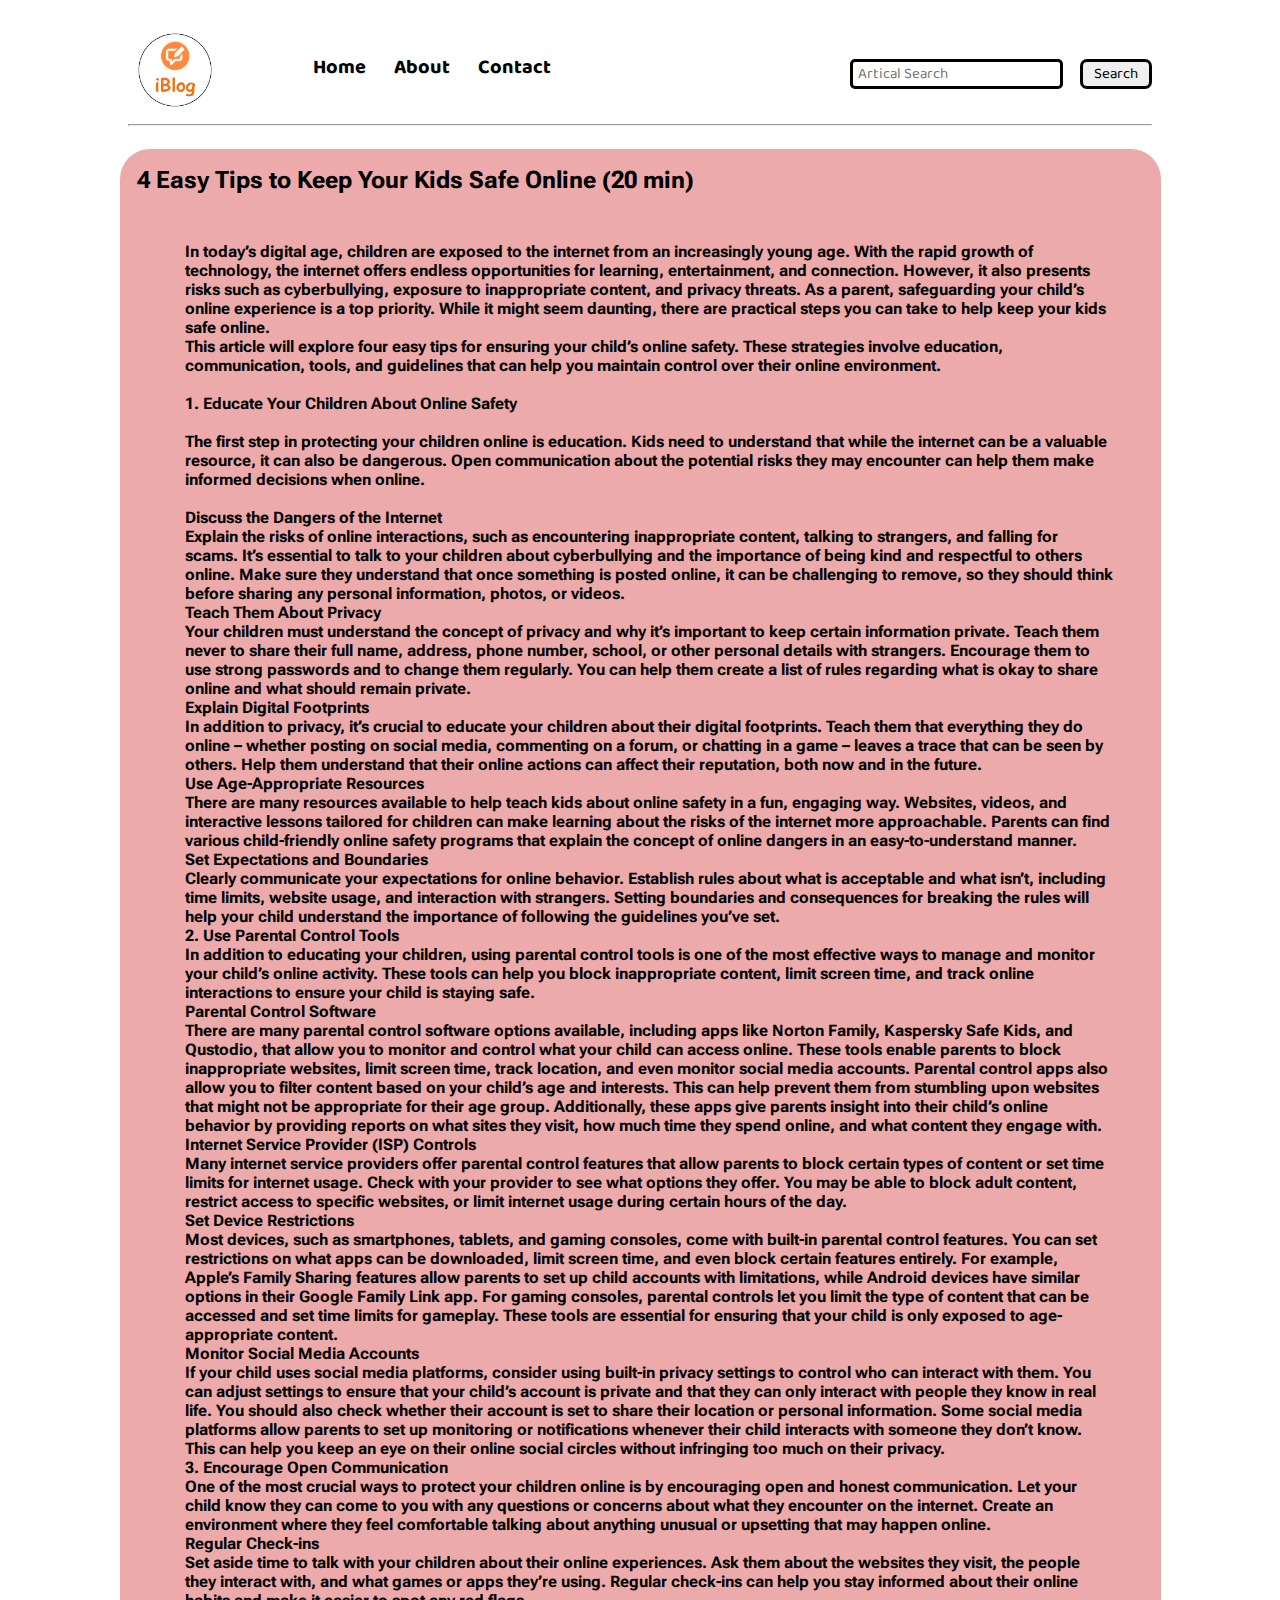
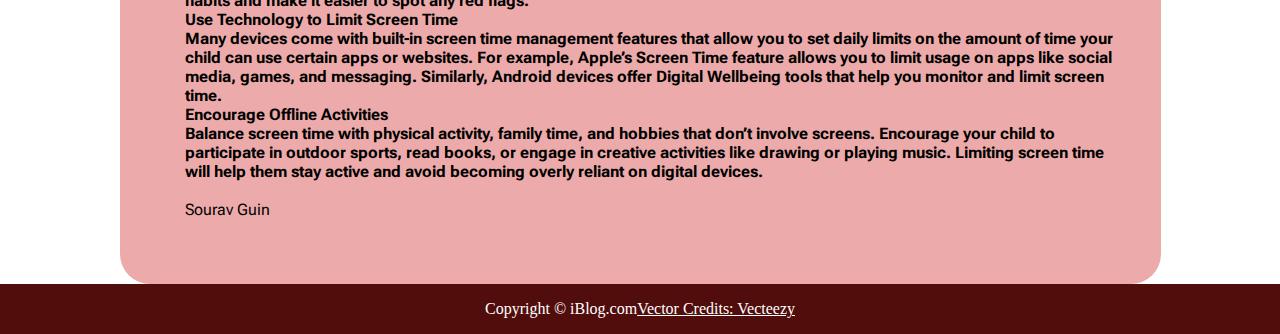
<file: kids.html>
<!DOCTYPE html>
<html lang="en">

<head>
    <meta charset="UTF-8">
    <meta name="viewport" content="width=device-width, initial-scale=1.0">
    <link rel="stylesheet" href="css/utils.css">
    <link rel="stylesheet" href="css/style.css">
    <link rel="stylesheet" href="css/mobile.css">
    <title>4 Easy Tips to Keep Your Kids Safe Online (20 min)</title>
</head>

<body>
    <nav class="navigation max-width-1 m-auto">
        <div class="nav-left">
            <a href="/">
                <span><img src="img/logo.png" width="94px" alt="image logo"></span>
            </a>
            <ul>
                <li><a href="/">Home</a></li>
                <li><a href="#">About</a></li>
                <li><a href="/contact.html">Contact</a></li>
            </ul>
        </div>
        <div class="nav-right">
            <form action="/search.html" method="get">
                <input class="form-input" type="text" name="query" placeholder="Artical Search">
                <button class="btn">Search</button>
            </form>
        </div>
    </nav>

    <div class="max-width-1 m-auto">
        <hr>
    </div>

    <div class="home-articles max-width-1 m-auto font2">

        <h2>4 Easy Tips to Keep Your Kids Safe Online (20 min)</h2>
        <div class="year-boxx ">
        </div>
        <div class="home-article">
            <div class="home-article-img">
            </div>
            <div class="home-article-content ">
                <h4>
                    In today’s digital age, children are exposed to the internet from an increasingly young age. With
                    the rapid growth of technology, the internet offers endless opportunities for learning,
                    entertainment, and connection. However, it also presents risks such as cyberbullying, exposure to
                    inappropriate content, and privacy threats. As a parent, safeguarding your child’s online experience
                    is a top priority. While it might seem daunting, there are practical steps you can take to help keep
                    your kids safe online.
                    <br>
                    This article will explore four easy tips for ensuring your child’s online safety. These strategies
                    involve education, communication, tools, and guidelines that can help you maintain control over
                    their online environment. <br>
                    <br>
                    1. Educate Your Children About Online Safety <br>
                    <br>
                    The first step in protecting your children online is education. Kids need to understand that while
                    the internet can be a valuable resource, it can also be dangerous. Open communication about the
                    potential risks they may encounter can help them make informed decisions when online. <br>
                    <br>
                    Discuss the Dangers of the Internet
                    <br>
                    Explain the risks of online interactions, such as encountering inappropriate content, talking to
                    strangers, and falling for scams. It’s essential to talk to your children about cyberbullying and
                    the importance of being kind and respectful to others online. Make sure they understand that once
                    something is posted online, it can be challenging to remove, so they should think before sharing any
                    personal information, photos, or videos.
                    <br>
                    Teach Them About Privacy <br>
                    Your children must understand the concept of privacy and why it’s important to keep certain
                    information private. Teach them never to share their full name, address, phone number, school, or
                    other personal details with strangers. Encourage them to use strong passwords and to change them
                    regularly. You can help them create a list of rules regarding what is okay to share online and what
                    should remain private.
                    <br>
                    Explain Digital Footprints <br>
                    In addition to privacy, it’s crucial to educate your children about their digital footprints. Teach
                    them that everything they do online – whether posting on social media, commenting on a forum, or
                    chatting in a game – leaves a trace that can be seen by others. Help them understand that their
                    online actions can affect their reputation, both now and in the future.
                    <br>
                    Use Age-Appropriate Resources <br>
                    There are many resources available to help teach kids about online safety in a fun, engaging way.
                    Websites, videos, and interactive lessons tailored for children can make learning about the risks of
                    the internet more approachable. Parents can find various child-friendly online safety programs that
                    explain the concept of online dangers in an easy-to-understand manner.
                    <br>
                    Set Expectations and Boundaries <br>
                    Clearly communicate your expectations for online behavior. Establish rules about what is acceptable
                    and what isn’t, including time limits, website usage, and interaction with strangers. Setting
                    boundaries and consequences for breaking the rules will help your child understand the importance of
                    following the guidelines you’ve set.
                    <br>
                    2. Use Parental Control Tools <br>
                    In addition to educating your children, using parental control tools is one of the most effective
                    ways to manage and monitor your child’s online activity. These tools can help you block
                    inappropriate content, limit screen time, and track online interactions to ensure your child is
                    staying safe.
                    <br>
                    Parental Control Software <br>
                    There are many parental control software options available, including apps like Norton Family,
                    Kaspersky Safe Kids, and Qustodio, that allow you to monitor and control what your child can access
                    online. These tools enable parents to block inappropriate websites, limit screen time, track
                    location, and even monitor social media accounts.

                    Parental control apps also allow you to filter content based on your child’s age and interests. This
                    can help prevent them from stumbling upon websites that might not be appropriate for their age
                    group. Additionally, these apps give parents insight into their child’s online behavior by providing
                    reports on what sites they visit, how much time they spend online, and what content they engage
                    with.
                    <br>
                    Internet Service Provider (ISP) Controls <br>
                    Many internet service providers offer parental control features that allow parents to block certain
                    types of content or set time limits for internet usage. Check with your provider to see what options
                    they offer. You may be able to block adult content, restrict access to specific websites, or limit
                    internet usage during certain hours of the day.
                    <br>
                    Set Device Restrictions <br>
                    Most devices, such as smartphones, tablets, and gaming consoles, come with built-in parental control
                    features. You can set restrictions on what apps can be downloaded, limit screen time, and even block
                    certain features entirely. For example, Apple’s Family Sharing features allow parents to set up
                    child accounts with limitations, while Android devices have similar options in their Google Family
                    Link app.

                    For gaming consoles, parental controls let you limit the type of content that can be accessed and
                    set time limits for gameplay. These tools are essential for ensuring that your child is only exposed
                    to age-appropriate content.
                    <br>
                    Monitor Social Media Accounts <br>
                    If your child uses social media platforms, consider using built-in privacy settings to control who
                    can interact with them. You can adjust settings to ensure that your child’s account is private and
                    that they can only interact with people they know in real life. You should also check whether their
                    account is set to share their location or personal information.

                    Some social media platforms allow parents to set up monitoring or notifications whenever their child
                    interacts with someone they don’t know. This can help you keep an eye on their online social circles
                    without infringing too much on their privacy.
                    <br>
                    3. Encourage Open Communication <br>
                    One of the most crucial ways to protect your children online is by encouraging open and honest
                    communication. Let your child know they can come to you with any questions or concerns about what
                    they encounter on the internet. Create an environment where they feel comfortable talking about
                    anything unusual or upsetting that may happen online.
                    <br>
                    Regular Check-ins <br>
                    Set aside time to talk with your children about their online experiences. Ask them about the
                    websites they visit, the people they interact with, and what games or apps they’re using. Regular
                    check-ins can help you stay informed about their online habits and make it easier to spot any red
                    flags.
                    <br>
                    Use Technology to Limit Screen Time <br>
                    Many devices come with built-in screen time management features that allow you to set daily limits
                    on the amount of time your child can use certain apps or websites. For example, Apple’s Screen Time
                    feature allows you to limit usage on apps like social media, games, and messaging. Similarly,
                    Android devices offer Digital Wellbeing tools that help you monitor and limit screen time.
                    <br>
                    Encourage Offline Activities <br>
                    Balance screen time with physical activity, family time, and hobbies that don’t involve screens.
                    Encourage your child to participate in outdoor sports, read books, or engage in creative activities
                    like drawing or playing music. Limiting screen time will help them stay active and avoid becoming
                    overly reliant on digital devices.


                </h4>
                </a>
                <br>
                <span>Sourav Guin</span>
            </div>
        </div>
    </div>

    <div class="footer">
        <p> Copyright &copy; iBlog.com</p>
        <a href="https://www.vecteezy.com/free-vector/typewriter">Vector Credits: Vecteezy</a>
    </div>
</body>

</html>
</file>
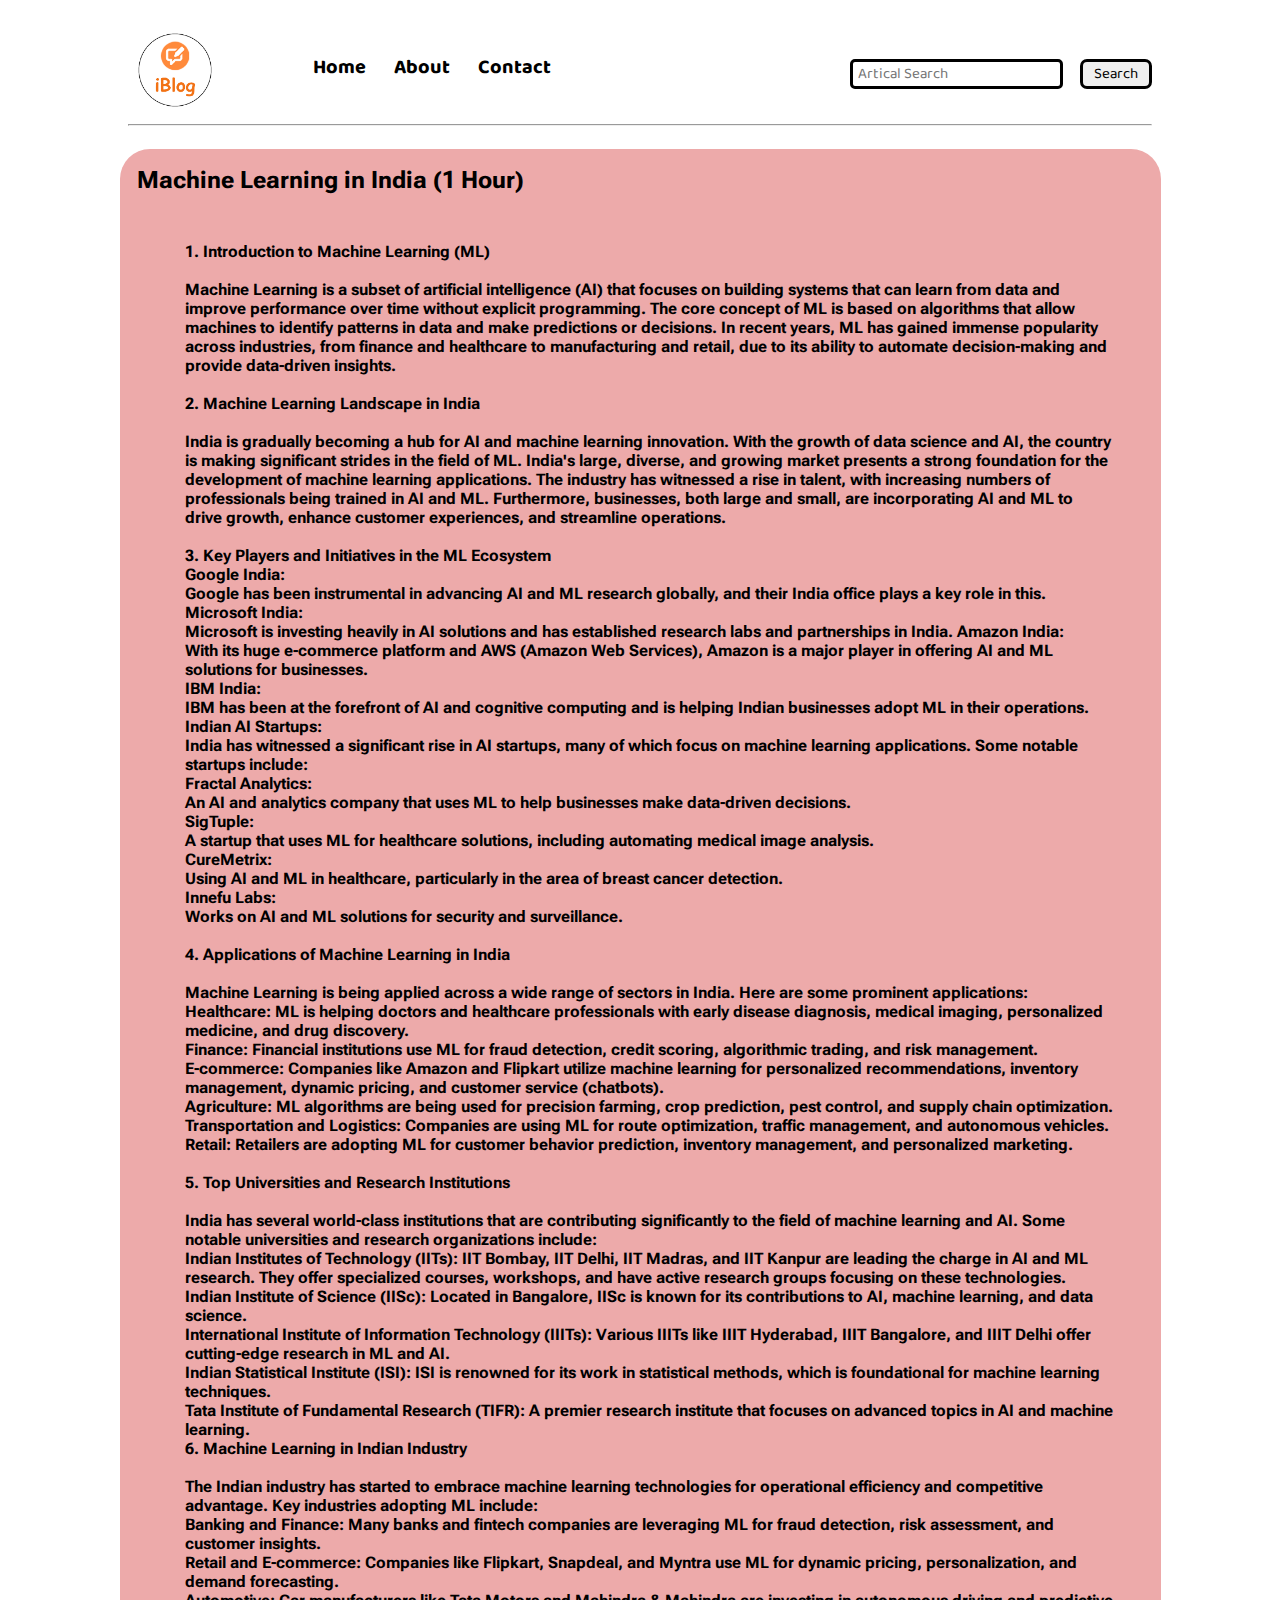
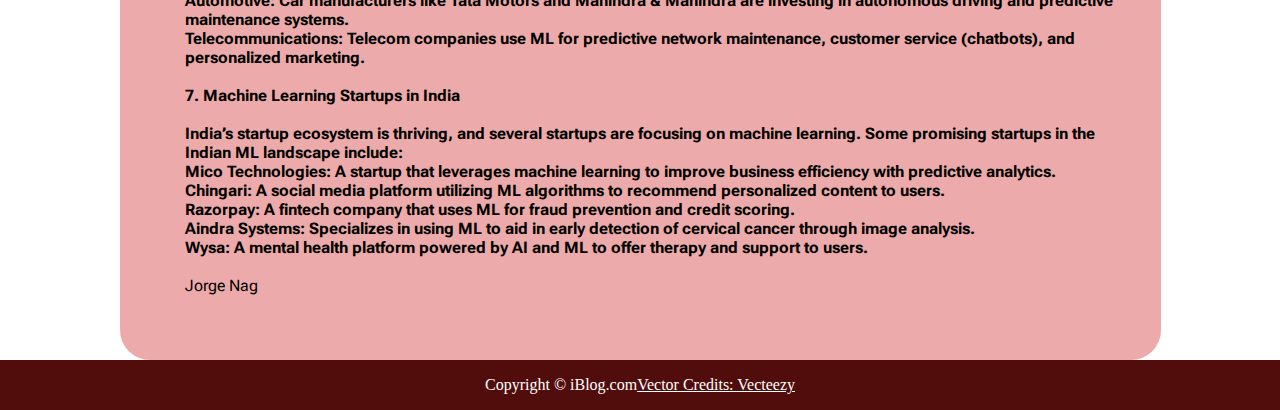
<file: ml.html>
<!DOCTYPE html>
<html lang="en">

<head>
    <meta charset="UTF-8">
    <meta name="viewport" content="width=device-width, initial-scale=1.0">
    <link rel="stylesheet" href="css/utils.css">
    <link rel="stylesheet" href="css/style.css">
    <link rel="stylesheet" href="css/mobile.css">
    <title>How Much Money Should You Have Before Hiring a Financial Advisor? (25 min)</title>
</head>

<body>
    <nav class="navigation max-width-1 m-auto">
        <div class="nav-left">
            <a href="/">
                <span><img src="img/logo.png" width="94px" alt="image logo"></span>
            </a>
            <ul>
                <li><a href="/">Home</a></li>
                <li><a href="#">About</a></li>
                <li><a href="/contact.html">Contact</a></li>
            </ul>
        </div>
        <div class="nav-right">
            <form action="/search.html" method="get">
                <input class="form-input" type="text" name="query" placeholder="Artical Search">
                <button class="btn">Search</button>
            </form>
        </div>
    </nav>

    <div class="max-width-1 m-auto">
        <hr>
    </div>

    <div class="home-articles max-width-1 m-auto font2">

        <h2>Machine Learning in India (1 Hour)</h2>
        <div class="year-boxx ">
        </div>
        <div class="home-article">
            <div class="home-article-img">
            </div>
            <div class="home-article-content ">
                <h4>
                    1. Introduction to Machine Learning (ML)<br>
                    <br>
                    Machine Learning is a subset of artificial intelligence (AI) that focuses on building systems that
                    can learn from data and improve performance over time without explicit programming. The core concept
                    of ML is based on algorithms that allow machines to identify patterns in data and make predictions
                    or decisions. In recent years, ML has gained immense popularity across industries, from finance and
                    healthcare to manufacturing and retail, due to its ability to automate decision-making and provide
                    data-driven insights. <br>
                    <br>
                    2. Machine Learning Landscape in India <br>
                    <br>
                    India is gradually becoming a hub for AI and machine learning innovation. With the growth of data
                    science and AI, the country is making significant strides in the field of ML. India's large,
                    diverse, and growing market presents a strong foundation for the development of machine learning
                    applications. The industry has witnessed a rise in talent, with increasing numbers of professionals
                    being trained in AI and ML. Furthermore, businesses, both large and small, are incorporating AI and
                    ML to drive growth, enhance customer experiences, and streamline operations.
                    <br>
                    <br>
                    3. Key Players and Initiatives in the ML Ecosystem <br>

                    Google India: <br> Google has been instrumental in advancing AI and ML research globally, and their
                    India office plays a key role in this.

                    Microsoft India: <br> Microsoft is investing heavily in AI solutions and has established research
                    labs and partnerships in India.

                    Amazon India: <br>With its huge e-commerce platform and AWS (Amazon Web Services), Amazon is a major
                    player in offering AI and ML solutions for businesses.
                    <br>
                    IBM India: <br> IBM has been at the forefront of AI and cognitive computing and is helping Indian
                    businesses adopt ML in their operations.

                    Indian AI Startups:
                    <br>
                    India has witnessed a significant rise in AI startups, many of which focus on machine learning
                    applications. Some notable startups include:
                    <br>
                    Fractal Analytics: <br> An AI and analytics company that uses ML to help businesses make data-driven
                    decisions.
                    <br>
                    SigTuple: <br> A startup that uses ML for healthcare solutions, including automating medical image
                    analysis.
                    <br>
                    CureMetrix: <br> Using AI and ML in healthcare, particularly in the area of breast cancer detection.
                    <br>
                    Innefu Labs: <br> Works on AI and ML solutions for security and surveillance.
                    <br>
                    <br>
                    4. Applications of Machine Learning in India <br>
                    <br>
                    Machine Learning is being applied across a wide range of sectors in India. Here are some prominent
                    applications:
                    <br>
                    Healthcare: ML is helping doctors and healthcare professionals with early disease diagnosis, medical
                    imaging, personalized medicine, and drug discovery.
                    <br>
                    Finance: Financial institutions use ML for fraud detection, credit scoring, algorithmic trading, and
                    risk management.
                    <br>
                    E-commerce: Companies like Amazon and Flipkart utilize machine learning for personalized
                    recommendations, inventory management, dynamic pricing, and customer service (chatbots).
                    <br>
                    Agriculture: ML algorithms are being used for precision farming, crop prediction, pest control, and
                    supply chain optimization.
                    <br>
                    Transportation and Logistics: Companies are using ML for route optimization, traffic management, and
                    autonomous vehicles.
                    <br>
                    Retail: Retailers are adopting ML for customer behavior prediction, inventory management, and
                    personalized marketing.
                    <br>
                    <br>
                    5. Top Universities and Research Institutions <br>
                    <br>
                    India has several world-class institutions that are contributing significantly to the field of
                    machine learning and AI. Some notable universities and research organizations include:
                    <br>
                    Indian Institutes of Technology (IITs): IIT Bombay, IIT Delhi, IIT Madras, and IIT Kanpur are
                    leading the charge in AI and ML research. They offer specialized courses, workshops, and have active
                    research groups focusing on these technologies.
                    <br>
                    Indian Institute of Science (IISc): Located in Bangalore, IISc is known for its contributions to AI,
                    machine learning, and data science.
                    <br>
                    International Institute of Information Technology (IIITs): Various IIITs like IIIT Hyderabad, IIIT
                    Bangalore, and IIIT Delhi offer cutting-edge research in ML and AI.
                    <br>
                    Indian Statistical Institute (ISI): ISI is renowned for its work in statistical methods, which is
                    foundational for machine learning techniques.
                    <br>
                    Tata Institute of Fundamental Research (TIFR): A premier research institute that focuses on advanced
                    topics in AI and machine learning.
                    <br>
                    6. Machine Learning in Indian Industry <br>
                    <br>
                    The Indian industry has started to embrace machine learning technologies for operational efficiency
                    and competitive advantage. Key industries adopting ML include:
                    <br>
                    Banking and Finance: Many banks and fintech companies are leveraging ML for fraud detection, risk
                    assessment, and customer insights.
                    <br>
                    Retail and E-commerce: Companies like Flipkart, Snapdeal, and Myntra use ML for dynamic pricing,
                    personalization, and demand forecasting.
                    <br>
                    Automotive: Car manufacturers like Tata Motors and Mahindra & Mahindra are investing in autonomous
                    driving and predictive maintenance systems.
                    <br>
                    Telecommunications: Telecom companies use ML for predictive network maintenance, customer service
                    (chatbots), and personalized marketing.
                    <br>
                    <br>
                    7. Machine Learning Startups in India <br>
                    <br>
                    India’s startup ecosystem is thriving, and several startups are focusing on machine learning. Some
                    promising startups in the Indian ML landscape include:
<br>
                    Mico Technologies: A startup that leverages machine learning to improve business efficiency with
                    predictive analytics.
<br>
                    Chingari: A social media platform utilizing ML algorithms to recommend personalized content to
                    users.
<br>
                    Razorpay: A fintech company that uses ML for fraud prevention and credit scoring.
<br>
                    Aindra Systems: Specializes in using ML to aid in early detection of cervical cancer through image
                    analysis.
<br>
                    Wysa: A mental health platform powered by AI and ML to offer therapy and support to users.


                    <br>
                </h4>
                </a>
                <br>
                <span>Jorge Nag</span>
            </div>
        </div>
    </div>

    <div class="footer">
        <p> Copyright &copy; iBlog.com</p>
        <a href="https://www.vecteezy.com/free-vector/typewriter">Vector Credits: Vecteezy</a>
    </div>
</body>

</html>
</file>
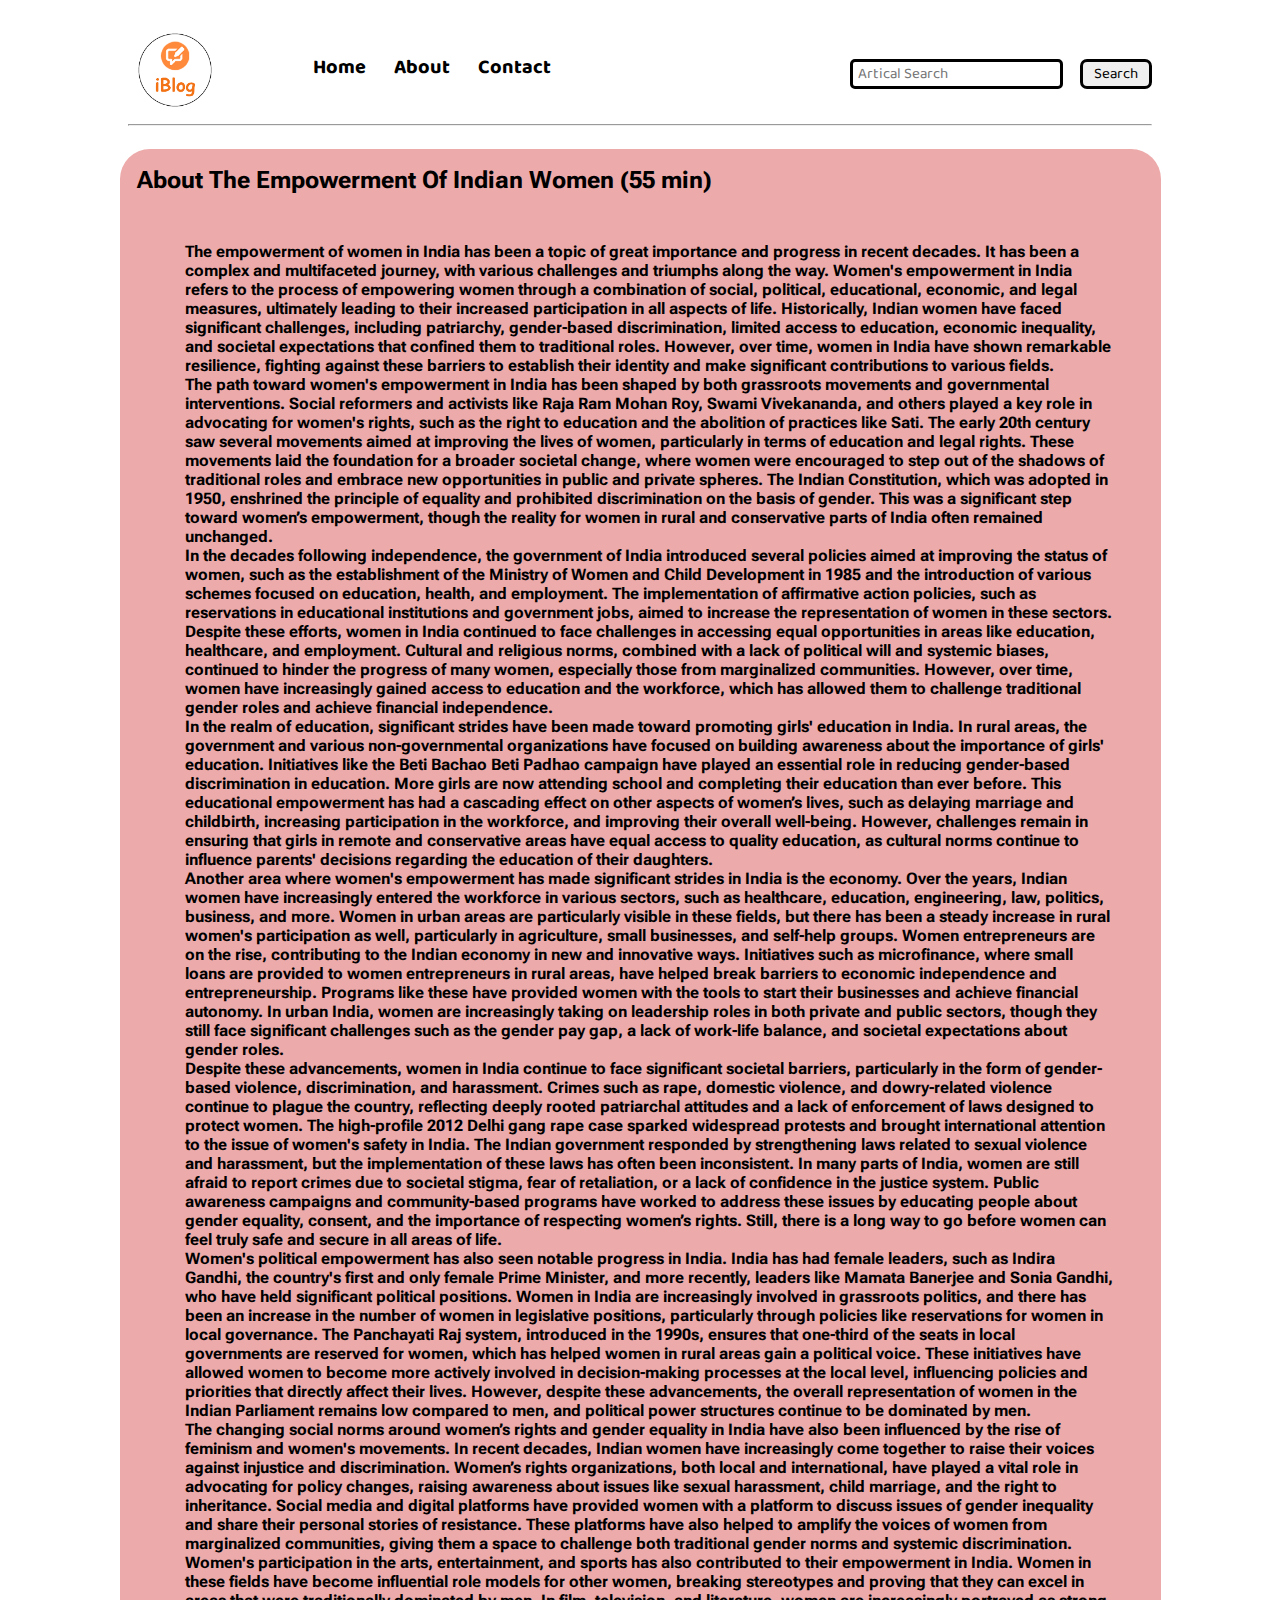
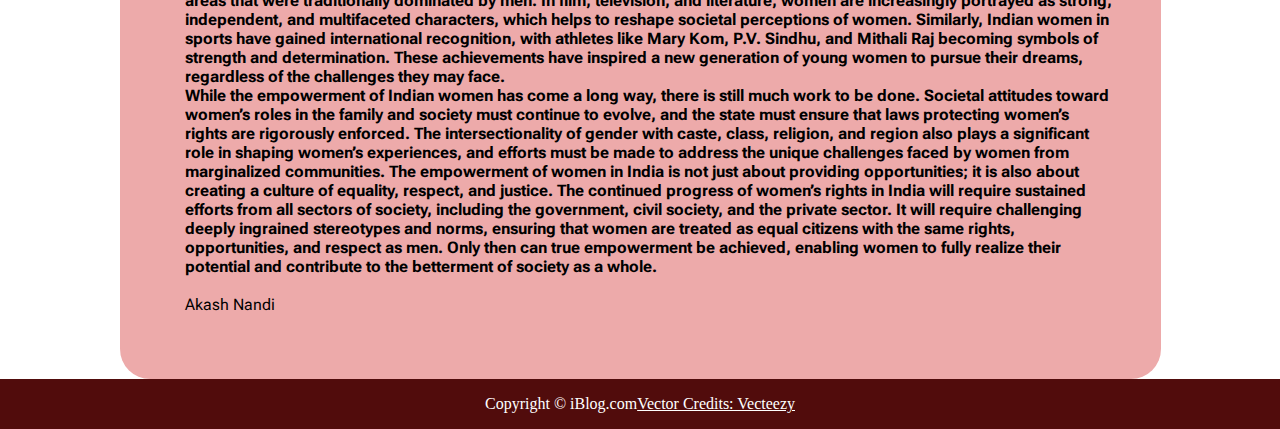
<file: women.html>
<!DOCTYPE html>
<html lang="en">

<head>
    <meta charset="UTF-8">
    <meta name="viewport" content="width=device-width, initial-scale=1.0">
    <link rel="stylesheet" href="css/utils.css">
    <link rel="stylesheet" href="css/style.css">
    <link rel="stylesheet" href="css/mobile.css">
    <title>How Much Money Should You Have Before Hiring a Financial Advisor? (25 min)</title>
</head>

<body>
    <nav class="navigation max-width-1 m-auto">
        <div class="nav-left">
            <a href="/">
                <span><img src="img/logo.png" width="94px" alt="image logo"></span>
            </a>
            <ul>
                <li><a href="/">Home</a></li>
                <li><a href="#">About</a></li>
                <li><a href="/contact.html">Contact</a></li>
            </ul>
        </div>
        <div class="nav-right">
            <form action="/search.html" method="get">
                <input class="form-input" type="text" name="query" placeholder="Artical Search">
                <button class="btn">Search</button>
            </form>
        </div>
    </nav>

    <div class="max-width-1 m-auto">
        <hr>
    </div>

    <div class="home-articles max-width-1 m-auto font2">

        <h2>About The Empowerment Of Indian Women (55 min)</h2>
        <div class="year-boxx ">
        </div>
        <div class="home-article">
            <div class="home-article-img">
            </div>
            <div class="home-article-content ">
                <h4>
                    The empowerment of women in India has been a topic of great importance and progress in recent
                    decades. It has been a complex and multifaceted journey, with various challenges and triumphs along
                    the way. Women's empowerment in India refers to the process of empowering women through a
                    combination of social, political, educational, economic, and legal measures, ultimately leading to
                    their increased participation in all aspects of life. Historically, Indian women have faced
                    significant challenges, including patriarchy, gender-based discrimination, limited access to
                    education, economic inequality, and societal expectations that confined them to traditional roles.
                    However, over time, women in India have shown remarkable resilience, fighting against these barriers
                    to establish their identity and make significant contributions to various fields.
<br>
                    The path toward women's empowerment in India has been shaped by both grassroots movements and
                    governmental interventions. Social reformers and activists like Raja Ram Mohan Roy, Swami
                    Vivekananda, and others played a key role in advocating for women's rights, such as the right to
                    education and the abolition of practices like Sati. The early 20th century saw several movements
                    aimed at improving the lives of women, particularly in terms of education and legal rights. These
                    movements laid the foundation for a broader societal change, where women were encouraged to step out
                    of the shadows of traditional roles and embrace new opportunities in public and private spheres. The
                    Indian Constitution, which was adopted in 1950, enshrined the principle of equality and prohibited
                    discrimination on the basis of gender. This was a significant step toward women’s empowerment,
                    though the reality for women in rural and conservative parts of India often remained unchanged.
<br>
                    In the decades following independence, the government of India introduced several policies aimed at
                    improving the status of women, such as the establishment of the Ministry of Women and Child
                    Development in 1985 and the introduction of various schemes focused on education, health, and
                    employment. The implementation of affirmative action policies, such as reservations in educational
                    institutions and government jobs, aimed to increase the representation of women in these sectors.
                    Despite these efforts, women in India continued to face challenges in accessing equal opportunities
                    in areas like education, healthcare, and employment. Cultural and religious norms, combined with a
                    lack of political will and systemic biases, continued to hinder the progress of many women,
                    especially those from marginalized communities. However, over time, women have increasingly gained
                    access to education and the workforce, which has allowed them to challenge traditional gender roles
                    and achieve financial independence.
<br>
                    In the realm of education, significant strides have been made toward promoting girls' education in
                    India. In rural areas, the government and various non-governmental organizations have focused on
                    building awareness about the importance of girls' education. Initiatives like the Beti Bachao Beti
                    Padhao campaign have played an essential role in reducing gender-based discrimination in education.
                    More girls are now attending school and completing their education than ever before. This
                    educational empowerment has had a cascading effect on other aspects of women’s lives, such as
                    delaying marriage and childbirth, increasing participation in the workforce, and improving their
                    overall well-being. However, challenges remain in ensuring that girls in remote and conservative
                    areas have equal access to quality education, as cultural norms continue to influence parents'
                    decisions regarding the education of their daughters.
<br>
                    Another area where women's empowerment has made significant strides in India is the economy. Over
                    the years, Indian women have increasingly entered the workforce in various sectors, such as
                    healthcare, education, engineering, law, politics, business, and more. Women in urban areas are
                    particularly visible in these fields, but there has been a steady increase in rural women's
                    participation as well, particularly in agriculture, small businesses, and self-help groups. Women
                    entrepreneurs are on the rise, contributing to the Indian economy in new and innovative ways.
                    Initiatives such as microfinance, where small loans are provided to women entrepreneurs in rural
                    areas, have helped break barriers to economic independence and entrepreneurship. Programs like these
                    have provided women with the tools to start their businesses and achieve financial autonomy. In
                    urban India, women are increasingly taking on leadership roles in both private and public sectors,
                    though they still face significant challenges such as the gender pay gap, a lack of work-life
                    balance, and societal expectations about gender roles.
<br>
                    Despite these advancements, women in India continue to face significant societal barriers,
                    particularly in the form of gender-based violence, discrimination, and harassment. Crimes such as
                    rape, domestic violence, and dowry-related violence continue to plague the country, reflecting
                    deeply rooted patriarchal attitudes and a lack of enforcement of laws designed to protect women. The
                    high-profile 2012 Delhi gang rape case sparked widespread protests and brought international
                    attention to the issue of women's safety in India. The Indian government responded by strengthening
                    laws related to sexual violence and harassment, but the implementation of these laws has often been
                    inconsistent. In many parts of India, women are still afraid to report crimes due to societal
                    stigma, fear of retaliation, or a lack of confidence in the justice system. Public awareness
                    campaigns and community-based programs have worked to address these issues by educating people about
                    gender equality, consent, and the importance of respecting women’s rights. Still, there is a long
                    way to go before women can feel truly safe and secure in all areas of life.
<br>
                    Women's political empowerment has also seen notable progress in India. India has had female leaders,
                    such as Indira Gandhi, the country's first and only female Prime Minister, and more recently,
                    leaders like Mamata Banerjee and Sonia Gandhi, who have held significant political positions. Women
                    in India are increasingly involved in grassroots politics, and there has been an increase in the
                    number of women in legislative positions, particularly through policies like reservations for women
                    in local governance. The Panchayati Raj system, introduced in the 1990s, ensures that one-third of
                    the seats in local governments are reserved for women, which has helped women in rural areas gain a
                    political voice. These initiatives have allowed women to become more actively involved in
                    decision-making processes at the local level, influencing policies and priorities that directly
                    affect their lives. However, despite these advancements, the overall representation of women in the
                    Indian Parliament remains low compared to men, and political power structures continue to be
                    dominated by men.
<br>
                    The changing social norms around women’s rights and gender equality in India have also been
                    influenced by the rise of feminism and women's movements. In recent decades, Indian women have
                    increasingly come together to raise their voices against injustice and discrimination. Women’s
                    rights organizations, both local and international, have played a vital role in advocating for
                    policy changes, raising awareness about issues like sexual harassment, child marriage, and the right
                    to inheritance. Social media and digital platforms have provided women with a platform to discuss
                    issues of gender inequality and share their personal stories of resistance. These platforms have
                    also helped to amplify the voices of women from marginalized communities, giving them a space to
                    challenge both traditional gender norms and systemic discrimination.
<br>
                    Women's participation in the arts, entertainment, and sports has also contributed to their
                    empowerment in India. Women in these fields have become influential role models for other women,
                    breaking stereotypes and proving that they can excel in areas that were traditionally dominated by
                    men. In film, television, and literature, women are increasingly portrayed as strong, independent,
                    and multifaceted characters, which helps to reshape societal perceptions of women. Similarly, Indian
                    women in sports have gained international recognition, with athletes like Mary Kom, P.V. Sindhu, and
                    Mithali Raj becoming symbols of strength and determination. These achievements have inspired a new
                    generation of young women to pursue their dreams, regardless of the challenges they may face.
<br>
                    While the empowerment of Indian women has come a long way, there is still much work to be done.
                    Societal attitudes toward women’s roles in the family and society must continue to evolve, and the
                    state must ensure that laws protecting women’s rights are rigorously enforced. The intersectionality
                    of gender with caste, class, religion, and region also plays a significant role in shaping women’s
                    experiences, and efforts must be made to address the unique challenges faced by women from
                    marginalized communities. The empowerment of women in India is not just about providing
                    opportunities; it is also about creating a culture of equality, respect, and justice. The continued
                    progress of women’s rights in India will require sustained efforts from all sectors of society,
                    including the government, civil society, and the private sector. It will require challenging deeply
                    ingrained stereotypes and norms, ensuring that women are treated as equal citizens with the same
                    rights, opportunities, and respect as men. Only then can true empowerment be achieved, enabling
                    women to fully realize their potential and contribute to the betterment of society as a whole.
                </h4>
                </a>
                <br>
                <span>Akash Nandi</span>
            </div>
        </div>
    </div>

    <div class="footer">
        <p> Copyright &copy; iBlog.com</p>
        <a href="https://www.vecteezy.com/free-vector/typewriter">Vector Credits: Vecteezy</a>
    </div>
</body>

</html>
</file>
<file: css/utils.css>
@import url('https://fonts.googleapis.com/css2?family=Baloo+Bhai+2:wght@400..800&family=Roboto+Flex:opsz,wght@8..144,100..1000&display=swap');

:root {
    --main-bg-color: rgb(223, 68, 68);
    --main-bg-color1: rgb(147, 147, 231);
    --font1: "Baloo Bhai 2", sans-serif;
    --font2: "Roboto Flex", sans-serif;
}
.center{
    text-align: center;
}
.font-1 {
    font-family: var(--font1);
}

.font2 {
    font-family: var(--font2);
}

.max-width-1 {
    max-width: 80vw
}

.max-width-2 {
    max-width: 60vw;
}

.m-auto {
    margin: auto;
}

.mx-1 {
    margin-left: 35%;
}

.my-2 {
    margin-top: 30px;
    margin-bottom: 30px;
}


.btn {
    padding: 0px 11px;
    border: 3px solid black;
    border-radius: 7px;
    font-size: 15px;
    font-family: var(--font1);
    cursor: pointer;
    transition: all 0.5s ease-in-out;
}

.btn:hover {
    color: white;
    background: var(--main-bg-color1);
}

.form-input {
    padding: 0px 5px;
    font-size: 15px;
    border: 3px solid black;
    border-radius: 5px;
    margin: 0 13px;
    font-family: var(--font1);
}

.form-box input,
textarea {
    width: 40vw;
    padding: 3px 8px;
    margin: 7px 0;
    border: 2px solid rgb(150, 101, 10);
    border-radius: 10px;
    font-size: 13px;
    font-family: var(--font1);

}
</file>
<file: css/style.css>
* {
    margin: 0;
    padding: 0;
}

.navigation {
    margin-top: 23px;
    font-family: var(--font2);
    /* height: 74px; */
    /* background-color: red; */
    display: flex;
    justify-content: space-between;
    align-items: center;
}

.nav-left {
    display: flex;
}

.nav-left span {
    font-size: 30px;
    padding-bottom: 3px;
}

.nav-left ul {
    display: flex;
    align-items: center;
    margin: 0 77px;
    font-size: 20px;
    padding-bottom: 12px;
}

.nav-left ul li {
    list-style: none;
    margin: 0 14px;
    font-family: var(--font1);
}

.nav-left ul li a {
    text-decoration: none;
    color: black;
    font-weight: bolder;
}

.nav-left ul li a:hover {
    color: var(--main-bg-color);
    font-weight: bolder;
}

.content-left {
    font-family: var(--font1);
    display: flex;
    flex-direction: column;
    justify-content: center;
    padding: 49px;
    z-index: 1;
}

.content-right {
    display: flex;
    align-items: center;
    justify-content: center;
}

.content-right img {
    height: 230px;
    border: 2px solid black;
    border-radius: 62px;
}

.content {
    height: 100%;
    /* background-color: rgb(147, 147, 231); */
    padding: 9px;
    display: flex;
    margin-top: 32px;
    border-radius: 30px;
    transition: all 0.8s ease-in-out;
    position: relative;
}

.content:hover {
    background: url(../img/11.svg);
}

.home-articles {
    padding: 17px;
    margin-top: 23px;
    padding-right: 0;
    border-radius: 30px;
    background-color: rgb(237, 170, 170);
    transition: all 0.8s ease-in-out;
    position: relative;
}
.year-box{
    position: absolute;
    width: 135px;
    /* height: 129px; */
    right: 11px;
    top: 123px;
    font-family: Cambria, Cochin, Georgia, Times, 'Times New Roman', serif;
    /* background-color: red; */
}
.year-box div{
    margin: 8px 0px;
}

.home-articles:hover {
    background: var(--main-bg-color1);
}

.home-article {
    display: flex;
    margin: 23px;
}

.home-article img {
    width: 300px;
    border-radius: 74px;
}

.home-article-content {
    align-self: center;
    padding: 25px;
}

.home-article-content a {
    text-decoration: none;
    color: black;
}



.footer {
    height: 50px;
    background-color: rgb(81 12 12);
    display: flex;
    /* flex-direction: column; */
    align-items: center;
    justify-content: center;
    color: white;
}

.footer a {
    color: white;
}
</file>
<file: css/mobile.css>
@media screen and (max-width: 1200px) {
    .navigation {
        flex-direction: column;
        margin-bottom: 23px;
    }

    .nav-left {
        display: flex;
        flex-direction: column;
        text-align: center;
    }

    .content {
        background: url(../img/11.svg);
    }

    .content-right {
        display: none;
    }

    .home-article {
        flex-direction: column;
    }

    .home-article img {
        text-align: center;
        width: 70vw;
    }

    .year-box {
        right: -67px;
        top: 330px;
    }
     /* .year-box {
        top: 25px;
        left: 60vw;
        font-size: 11px;
        display: flex;
      } */

    .year-box div {
        margin: 0;
        padding: 0 3px;
    }

    .form-input {
        width: 50%;
    }
    .row{
        flex-direction: column;
    }
    .social{
        padding: 0;
    }
    .post-img{
        height: auto;
    }
    .adjust-year{
        position: static;
        height: auto;
        padding: 12px 0;
        margin: 1px -40px;
        display: flex;
        justify-content: flex-end;
        width: 100%;
    }

}
</file>
<file: css/blogpost.css>
.post-img{
height: 405px;
overflow: hidden;
}
.post-img img{
width: 100%;
}
.blog-post-content p{
    font-size: 18px;
}
.blog-post-content{
    transition: all 0.8s ease-in-out;
    border-radius: 30px;
}
.blog-post-content:hover{
    background-color: rgb(210, 210, 239);
}
.blog-post-content h1{
    text-align: center;
}
.row{
    display: flex;
}
.more-post{
    flex-direction: column;
    align-items: center;
}
.blogpost-meta{
    display: flex;
    justify-content: space-between;
    border-radius: 30px;
}
.author-info {
    margin: 8px 0;
}
.author-info div{
    padding:  4px 12px;
    font-family: var(--font2);
}
.social{
    padding-right: 40px;
    align-self: center;
    cursor: pointer;
}
</file>
<file: css/contact.css>
.contact-content {
    height: 92vh;
    /* background-color: rgb(147, 147, 231); */
    padding: 9px;
    margin-top: 32px;
    border-radius: 30px;
    position: relative;
    transition: all 0.8s ease-in-out;
    overflow: hidden;
}
.contact-content::after{
    content: "";
    background: url(../img/11.svg);
    position: absolute;
    top: 0;
    width: 100%;
    height: inherit;
    opacity: 0.9;
    border-radius: 30px;
    z-index: -1;
}
</file>
